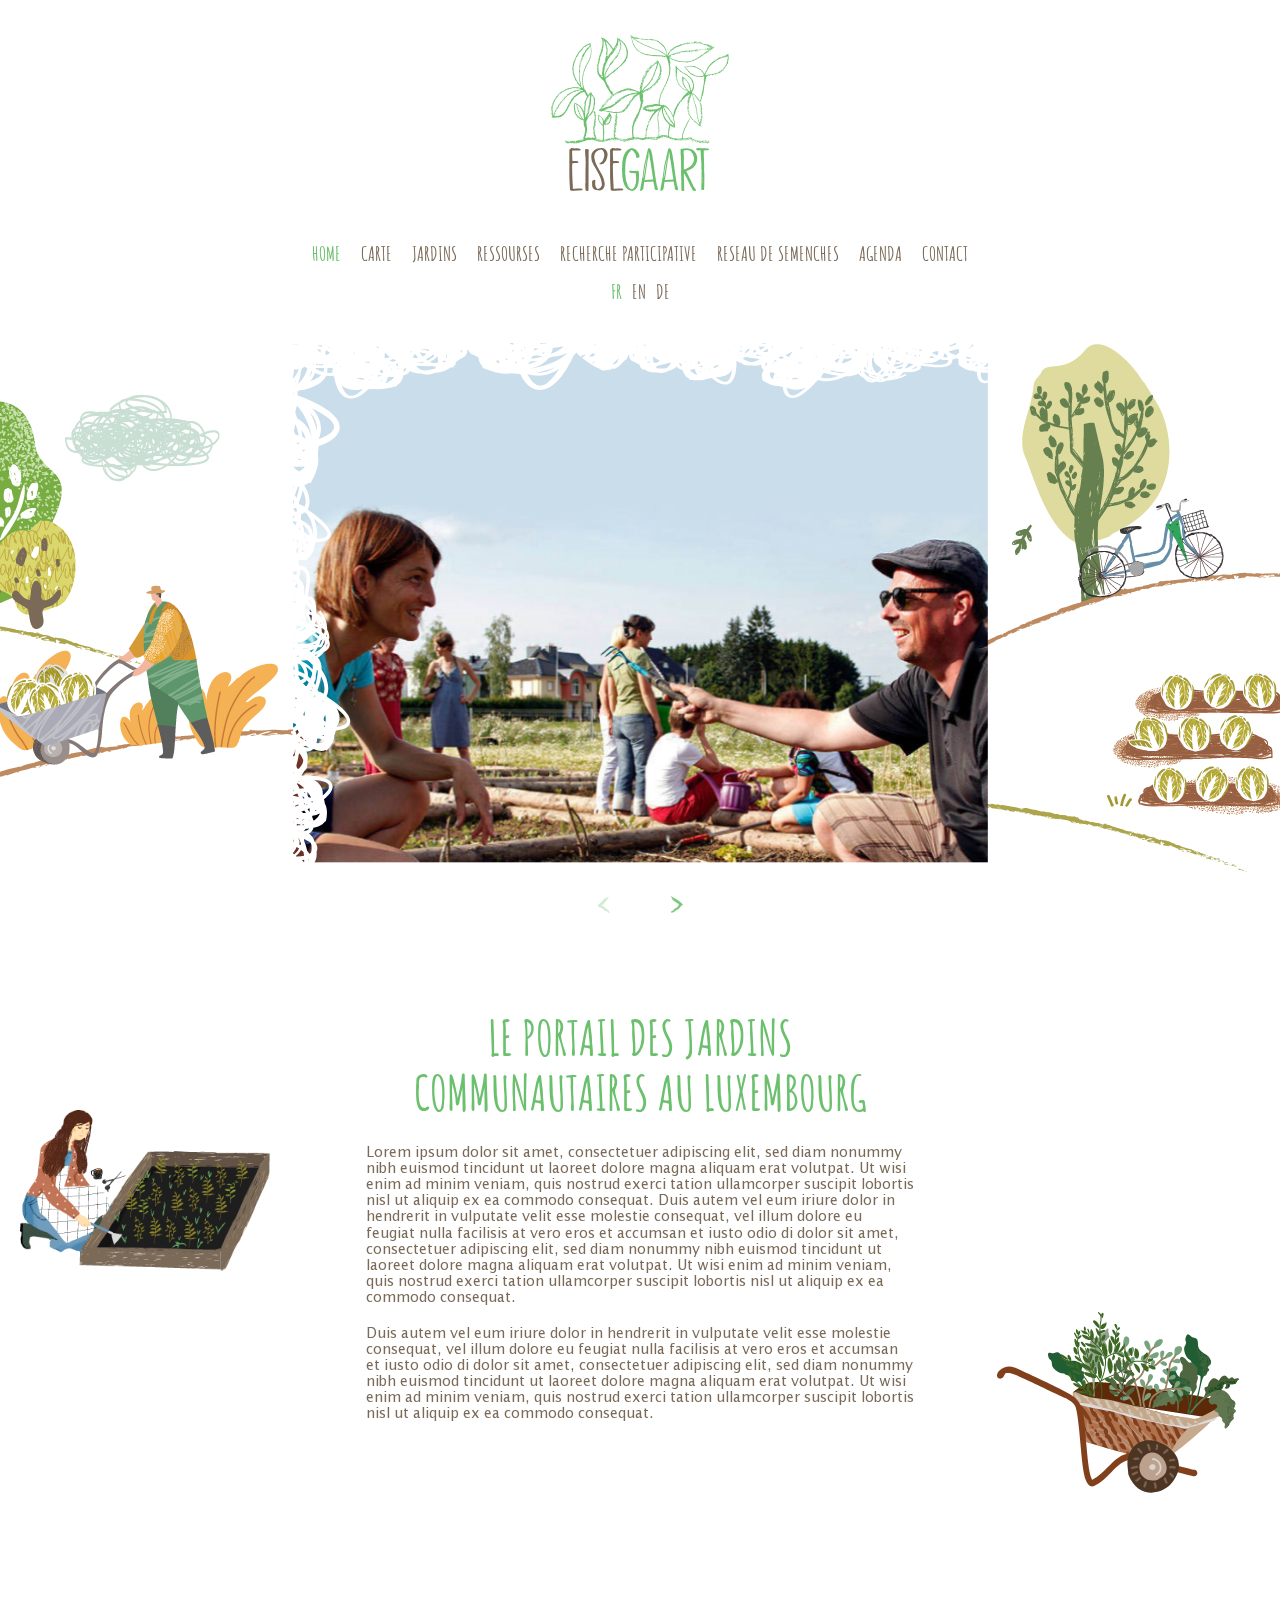
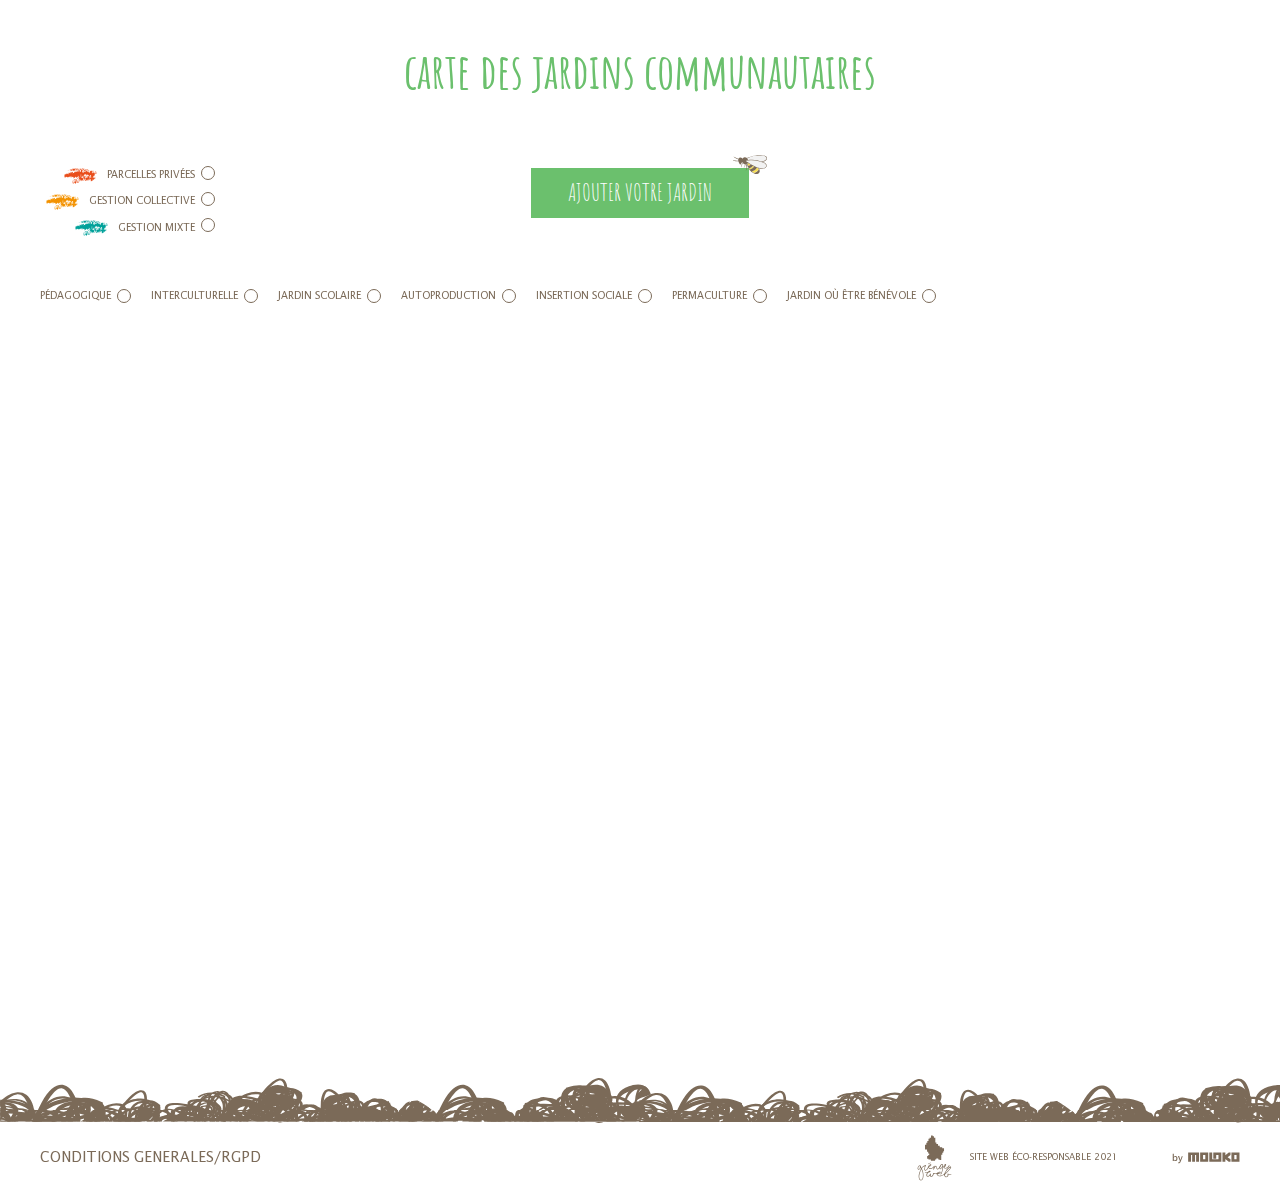
<file: index.html>
<!DOCTYPE html>

<html>
<head>
	<meta charset="UTF-8">
	<meta name="authoring-tool" content="Adobe_Animate_CC">
	<meta charset="UTF-8" name="viewport" content="width=device-width,initial-scale=1"/>
    <title>Verstka</title>
    <link rel="shortcut icon" href="../img/favicon.ico" type="image/x-icon"/>

	<link rel="stylesheet" href="https://unpkg.com/swiper/swiper-bundle.min.css" />
    <link rel="stylesheet" href="css/style.css" type="text/css" media="all"/>
	
</head>

<body>

	<header>
		<div class="container">
			<div class="head-wrap">
				<div class="logo">
					<a href="index.html">
						<img src="img/main/logo.svg" alt="">
					</a>
				</div>

				<nav>
					<a href="#" class="mobile-button"><span class="line"></span></a>
					<ul>
						<a href="#" class="close-menu"><img src="img/form/close.svg" alt=""></a>
						<li><a class="active" href="index.html">home</a></li>
						<li><a href="carte.html">carte</a></li>
						<li><a href="jardins.html">jardins</a></li>
						<li><a href="ressources.html">ressourses</a></li>
						<li><a href="recherche.html">recherche participative</a></li>
						<li><a href="reseau.html">reseau de semenches</a></li>
						<li><a href="agenda.html">agenda</a></li>
						<li><a href="contact.html">contact</a></li>
					</ul>
				</nav>

				<div class="langs">
					<ul>
						<li class="current-lang">FR</li>
						<li>EN</li>
						<li>DE</li>
					</ul>
				</div>
			</div>


		</div>
	</header>

	<section class="section-slider">

		<img class='img-head-mob' src="img/main/s1-mob-img.png" alt="">

		<div id="animation_container" >
			<div class="left-part">	
				<img class='bg1' src="img/main/slider-bg/home-1.jpg" alt="">
				<img class='bg2' src="img/main/slider-bg/home-2.png" alt="">
			</div>
			<div class="right-part">
				<img class='bg3' src="img/main/slider-bg/home-3.jpg" alt="">
				<img class='bg4' src="img/main/slider-bg/home-4.jpg" alt="">
			</div>
		</div>

		<div class="container">
			<div class="slider-wrap">
				<div class="slider-main-page swiper-container">
					<div class="swiper-wrapper">
						<a href="#" class="swiper-slide">
							<img class='slide-img' src="img/slide/slide.png" alt="">
						</a>
						<a href="#" class="swiper-slide">
							<img class='slide-img' src="img/slide/slide.png" alt="">
						</a>
						<a href="#" class="swiper-slide">
							<img class='slide-img' src="img/slide/slide.png" alt="">
						</a>
						<a href="#" class="swiper-slide">
							<img class='slide-img' src="img/slide/slide.png" alt="">
						</a>
					</div>
				</div>
				<div class="arrows">
					<div class="swiper-button-prev">
						<img src="img/slide/left-slider-arrow.svg" alt="">
					</div>
					<div class="swiper-button-next">
						<img src="img/slide/right-slider-arrow.svg" alt="">
					</div>
				</div>
			</div>
		</div>
	</section>

	<section class="section-portal">
		<div class="container">
			<div class="portal-container">
				<img class='portal-girl' src="img/main/s2-img1.png" alt="">
				<div class="portal-block">
					<h3 class="s-title">
						LE PORTAIL DES JARDINS COMMUNAUTAIRES
						AU LUXEMBOURG
					</h3>
					<p>
						Lorem ipsum dolor sit amet, consectetuer adipiscing elit, sed diam nonummy nibh euismod tincidunt ut laoreet dolore magna aliquam erat volutpat. Ut wisi enim ad minim veniam, quis nostrud exerci tation ullamcorper suscipit lobortis nisl ut aliquip ex ea commodo consequat. Duis autem vel eum iriure dolor in hendrerit in vulputate velit esse molestie consequat, vel illum dolore eu feugiat nulla facilisis at vero eros et accumsan et iusto odio di dolor sit amet, consectetuer adipiscing elit, sed diam nonummy nibh euismod tincidunt ut laoreet dolore magna aliquam erat volutpat. Ut wisi enim ad minim veniam, quis nostrud exerci tation ullamcorper suscipit lobortis nisl ut aliquip ex ea commodo consequat. 
					</p>
					<p>
						Duis autem vel eum iriure dolor in hendrerit in vulputate velit esse molestie consequat, vel illum dolore eu feugiat nulla facilisis at vero eros et accumsan et iusto odio di dolor sit amet, consectetuer adipiscing elit, sed diam nonummy nibh euismod tincidunt ut laoreet dolore magna aliquam erat volutpat. Ut wisi enim ad minim veniam, quis nostrud exerci tation ullamcorper suscipit lobortis nisl ut aliquip ex ea commodo consequat.
					</p>
				</div>
				<img class='portal-tachka' src="img/main/s2-img2.png" alt="">
			</div>
		</div>
	</section>
	
	<section class="section-map">
		<div class="container">
			<h3 class="s-title">
				carte des jardins communautaires
			</h3>

			<form class="d-flex d-column" action="">
				<div class="top-checkboxes d-flex ">
					<div class="place-checkbox">
						<div class="form-field">
							<input id="place-1" type="radio" name='place-checkbox'>
							<label for="place-1">
								<img class='place-img' src="img/main/red.svg" alt="">
								PARCELLES PRIVÉES
							</label>
						</div>
						<div class="form-field">
							<input id="place-2" type="radio" name='place-checkbox'>
							<label for="place-2">
								<img class='place-img' src="img/main/orange.svg" alt="">
								GESTION COLLECTIVE
							</label>
						</div>
						<div class="form-field">
							<input id="place-3" type="radio" name='place-checkbox'>
							<label for="place-3">
								<img class='place-img' src="img/main/green.svg" alt="">
								GESTION MIXTE
							</label>
						</div>
					</div>
					<div class="button-wrap">
						<buttom class='button contact-form'>AJOUTER VOTRE JARDIN <img class="bee" src="img/bee.svg" alt="bee"></buttom>
					</div>
				</div>
				<div class="bottom-checkboxes d-flex left-align">
					<div class="form-field">
						<input id="char-1" type="radio" name='char-checkbox'>
						<label for="char-1">
							
							PÉDAGOGIQUE
						</label>
					</div>
					<div class="form-field">
						<input id="char-2" type="radio" name='char-checkbox'>
						<label for="char-2">
							
							INTERCULTURELLE
						</label>
					</div>
					<div class="form-field">
						<input id="char-3" type="radio" name='char-checkbox'>
						<label for="char-3">
							
							JARDIN SCOLAIRE
						</label>
					</div>
					<div class="form-field">
						<input id="char-4" type="radio" name='char-checkbox'>
						<label for="char-4">
							
							AUTOPRODUCTION
						</label>
					</div>
					<div class="form-field">
						<input id="char-5" type="radio" name='char-checkbox'>
						<label for="char-5">
							
							INSERTION SOCIALE
						</label>
					</div>
					<div class="form-field">
						<input id="char-6" type="radio" name='char-checkbox'>
						<label for="char-6">
						
							PERMACULTURE
						</label>
					</div>
					<div class="form-field">
						<input id="char-7" type="radio" name='char-checkbox'>
						<label for="char-7">
						
							JARDIN OÙ ÊTRE BÉNÉVOLE
						</label>
					</div>
				</div>

				<div class="popup-form">
				
					<div class="container">
							<a class="close-form">
								<img src="img/form/close.svg" alt="close">
							</a>
						<div class="form-container">
		

							<h2>
								<img src="img/form/lists.svg" alt="">
								AJOUTER VOTRE JARDIN
							</h2>


							<div class="form-field">
								<div class="form-field__label">
									Nom du jardin: 
								</div>
								<div class="form-field__input">
									<input type="text">
								</div>
							</div>

							<div class="form-field">
								<div class="form-field__label">
									Adresse: 
								</div>
								<div class="form-field__input">
									<input type="text">
								</div>
							</div>

							<div class="form-field">
								<div class="form-field__label">
									Code postal:
								</div>
								<div class="form-field__input">
									<input type="text">
								</div>
							</div>

							<div class="form-field">
								<div class="form-field__label">
									Localité/ville:
								</div>
								<div class="form-field__input">
									<input type="text">
								</div>
							</div>

							<div class="form-field">
								<div class="form-field__label">
									Type de jardin:
								</div>
								<div class="form-field__input">

									<div class="radio-button">
										<input name='type-checkbox' id='type-1' type="radio">
										<label name='type-checkbox' for="type-1">		Parcelles privées</label>
									</div>
									<div class="radio-button">
										<input name='type-checkbox' id='type-2' type="radio">
										<label name='type-checkbox' for="type-2">Gestion collective</label>
									</div>
									<div class="radio-button">
										<input name='type-checkbox' id='type-3' type="radio">
										<label name='type-checkbox' for="type-3">Gestion mixte (collective et privée)</label>
									</div>
							
								</div>
							</div>

							<div class="form-field">
								<div class="form-field__label">
									Initiateurs du jardin:
								</div>
								<div class="form-field__input">
									<input type="text">
								</div>
							</div>

							<div class="form-field">
								<div class="form-field__label">
									Propriété du terrain:
								</div>
								<div class="form-field__input">
									<input type="text">
								</div>
							</div>

							<div class="form-field">
								<div class="form-field__label">
									Fonctions du jardin:
								</div>
								<div class="form-field__input">

									<div class="radio-button">
										<input name='func-checkbox' id='func-1' type="radio">
										<label name='func-checkbox' for="func-1">Pédagogique</label>
									</div>
									<div class="radio-button">
										<input name='func-checkbox' id='func-2' type="radio">
										<label name='func-checkbox' for="func-2">Interculturelle
										</label>
									</div>
									<div class="radio-button">
										<input name='func-checkbox' id='func-3' type="radio">
										<label name='func-checkbox' for="func-3">Jardin scolaire</label>
									</div>
									<div class="radio-button">
										<input name='func-checkbox' id='func-4' type="radio">
										<label name='func-checkbox' for="func-4">Autoproduction</label>
									</div>
									<div class="radio-button">
										<input name='func-checkbox' id='func-5' type="radio">
										<label name='func-checkbox' for="func-5">Insertion sociale</label>
									</div>
									<div class="radio-button">
										<input name='func-checkbox' id='func-6' type="radio">
										<label name='func-checkbox' for="func-6">Permaculture</label>
									</div>
									<div class="radio-button">
										<input name='func-checkbox' id='func-7' type="radio">
										<label name='func-checkbox' for="func-7">jardin où être bénévole</label>
									</div>
									<div class="radio-button">
										<input name='func-checkbox' id='func-8' type="radio">
										<label name='func-checkbox' for="func-8">Autres</label>
									</div>
							
								</div>
							</div>

							<div class="form-field">
								<div class="form-field__label">
									Description du fonctionnement 
									du jardin:  
									<p>compost privé ou commun,
										rotation annuelle des parcelles entre
										les personnes, prise de décisions...)</p>
								</div>
								<div class="form-field__input">
									<textarea name="" id="" ></textarea>
								</div>
							</div>

							<div class="form-field">
								<div class="form-field__label">
									Conditions d'accès:
								</div>
								<div class="form-field__input">
									<div class="radio-button">
										<input name='cond-checkbox' id='cond-1' type="radio">
										<label name='cond-checkbox' for="cond-1">Inscription sur liste</label>
									</div>
									<div class="radio-button">
										<input name='cond-checkbox' id='cond-2' type="radio">
										<label name='cond-checkbox' for="cond-2">Pas de liste d'attente</label>
									</div>
									<div class="radio-button">
										<input name='cond-checkbox' id='cond-3' type="radio">
										<label name='cond-checkbox' for="cond-3">Accès soumis à autorisation</label>
									</div>
									<div class="radio-button">
										<input name='cond-checkbox' id='cond-4' type="radio">
										<label name='cond-checkbox' for="cond-4">Autre (si conditions d'accès autre, merci d'indiquer laquelle)</label>
									</div>
								</div>
							</div>

							<div class="form-field">
								<div class="form-field__label">
									La participation au jardin
est-elle conditionnée
au paiement d'une cotisation?
								</div>
								<div class="form-field__input">

									<div class="radio-button">
										<input name='part-checkbox' id='part-1' type="radio">
										<label name='part-checkbox' for="part-1">Oui</label>
									</div>
									<div class="radio-button">
										<input name='part-checkbox' id='part-2' type="radio">
										<label name='part-checkbox' for="part-2">Non</label>
									</div>
								</div>
							</div>

							<div class="form-field">
								<div class="form-field__label">
									Nom:
								</div>
								<div class="form-field__input">
									<input type="text">
								</div>
							</div>
							<div class="form-field">
								<div class="form-field__label">
									Prenom
								</div>
								<div class="form-field__input">
									<input type="text">
								</div>
							</div>
							<div class="form-field">
								<div class="form-field__label">
									Email:
								</div>
								<div class="form-field__input">
									<input type="text">
								</div>
							</div>
							<div class="form-field">
								<div class="form-field__label">
									Téléphone:
								</div>
								<div class="form-field__input">
									<input type="text">
								</div>
							</div>
							<div class="form-field">
								<div class="form-field__label">
									Site web:
								</div>
								<div class="form-field__input">
									<input type="text">
								</div>
							</div>
							<div class="form-field">
								<div class="form-field__label">
									Lien Facebook:
								</div>
								<div class="form-field__input">
									<input type="text">
								</div>
							</div>
							<div class="form-field">
								<div class="form-field__label">
									Photos de votre jardin:
								</div>
								<div class="form-field__input">
									<input type="file" id="file_input" onchange="javascript:updateList()" accept=".jpg, .jpeg, .png, .pdf" multiple>
									<div id="fileList"></div>
								</div>
							</div>


							<div class="form-field">
								<div class="form-field__label">
								
								</div>
								<div class="form-field__input">
									<button type='submit' class="button">
										ENVOIER
									</button>
								</div>
							</div>
						
						</div>
					</div>
				</div>
			</form>
			<iframe id="map" src='https://map.geoportail.lu/theme/main?lang=fr&version=3&zoom=13&X=675806&Y=6408373&rotation=0&layers=&opacities=&bgLayer=basemap_2015_global&embedded=true'height="540" width="100%" frameborder='0' style='border:0'></iframe>
			
		</div>
	</section>
	
<footer>
	<div class="container">
		<div class="foot-wrap">
			<div class="foot-wrap__left">
				<a href="#" target="_blank">CONDITIONS GENERALES/RGPD</a>
			</div>
			<div class="foot-wrap__right">
				<a class='grenge-link' href="#" target="_blank">
					<img src="img/foot/grenge.svg" alt="">
					SITE WEB ÉCO-RESPONSABLE  2021
				</a>
				<a class='moloko-link' href="#"  target="_blank">
					<img src="img/foot/moloko.svg" alt="">
				</a>
			</div>
		</div>
	</div>
</footer>

<script src='js/jquery.min.js'></script>
<script src="https://unpkg.com/swiper/swiper-bundle.min.js"></script>
<script src='js/common.js'></script> 
<script src='js/popup.js'></script> 
<script src='js/slider.js'></script> 
</body>
</html>
</file>
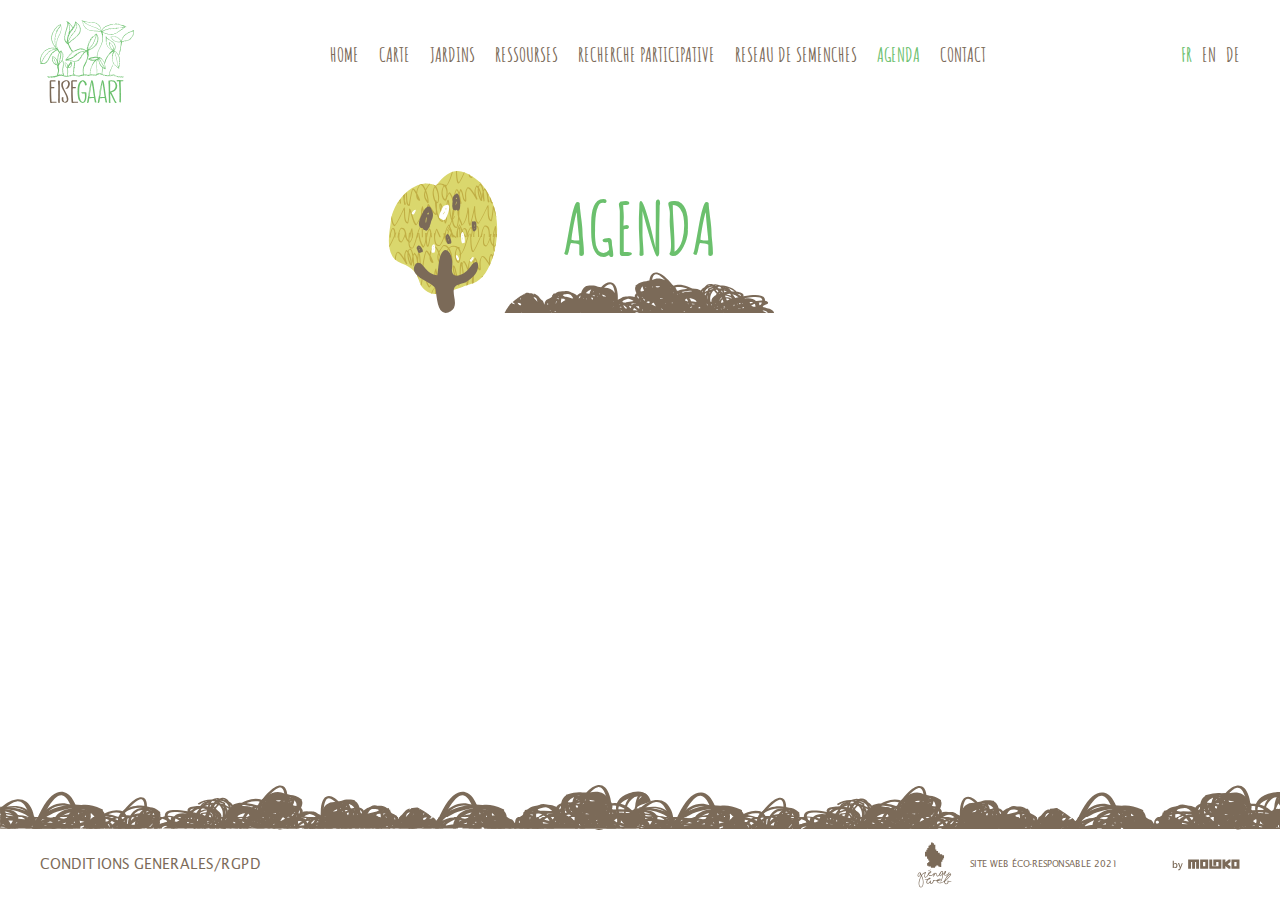
<file: agenda.html>
<!DOCTYPE html>
<!--
	NOTES:
	1. All tokens are represented by '$' sign in the template.
	2. You can write your code only wherever mentioned.
	3. All occurrences of existing tokens will be replaced by their appropriate values.
	4. Blank lines will be removed automatically.
	5. Remove unnecessary comments before creating your template.
-->
<html>
<head>
	<meta charset="UTF-8">
	<meta name="authoring-tool" content="Adobe_Animate_CC">
	<meta charset="UTF-8" name="viewport" content="width=device-width,initial-scale=1"/>
    <title>Agenda</title>
    <link rel="shortcut icon" href="../img/favicon.ico" type="image/x-icon"/>

	<link rel="stylesheet" href="https://unpkg.com/swiper/swiper-bundle.min.css" />
    <link rel="stylesheet" href="css/style.css" type="text/css" media="all"/>
	
<!-- write your code here -->
</head>
<body >

	<header class="custom-header">
		<div class="container">
			<div class="head-wrap">
				<div class="logo">
					<a href="index.html">
						<img src="img/main/logo.svg" alt="">
					</a>
				</div>

				<nav>
					<a href="#" class="mobile-button"><span class="line"></span></a>
					<ul>
						<a href="#" class="close-menu"><img src="img/form/close.svg" alt=""></a>
						<li><a href="index.html">home</a></li>
						<li><a href="carte.html">carte</a></li>
						<li><a href="jardins.html">jardins</a></li>
						<li><a href="ressources.html">ressourses</a></li>
						<li><a href="recherche.html">recherche participative</a></li>
						<li><a href="reseau.html">reseau de semenches</a></li>
						<li><a class="active" href="agenda.html">agenda</a></li>
						<li><a href="contact.html">contact</a></li>
					</ul>
				</nav>

				<div class="langs">
					<ul>
						<li class="current-lang">FR</li>
						<li>EN</li>
						<li>DE</li>
					</ul>
				</div>
			</div>


		</div>
	</header>

	<section class="agenda-page">
		<div class="container">
			<div class="jardin-title">
				<h1 class="s-title">
					<img src="img/agenda/tree agenda.svg" alt="res">
					AGENDA
				</h1>
				<img src="img/jardin/under-title.svg" alt="">
			</div>
		</div>
	</section>

	<footer>
		<div class="container">
			<div class="foot-wrap">
				<div class="foot-wrap__left">
					<a href="#" target="_blank">CONDITIONS GENERALES/RGPD</a>
				</div>
				<div class="foot-wrap__right">
					<a class='grenge-link' href="#" target="_blank">
						<img src="img/foot/grenge.svg" alt="">
						SITE WEB ÉCO-RESPONSABLE  2021
					</a>
					<a class='moloko-link' href="#"  target="_blank">
						<img src="img/foot/moloko.svg" alt="">
					</a>
				</div>
			</div>
		</div>
	</footer>

<script src='js/jquery.min.js'></script>
<script src="https://unpkg.com/swiper/swiper-bundle.min.js"></script>
<script src='js/common.js'></script> 
<script src='js/popup.js'></script> 
<script src='js/slider.js'></script> 

</body>
</html>
</file>
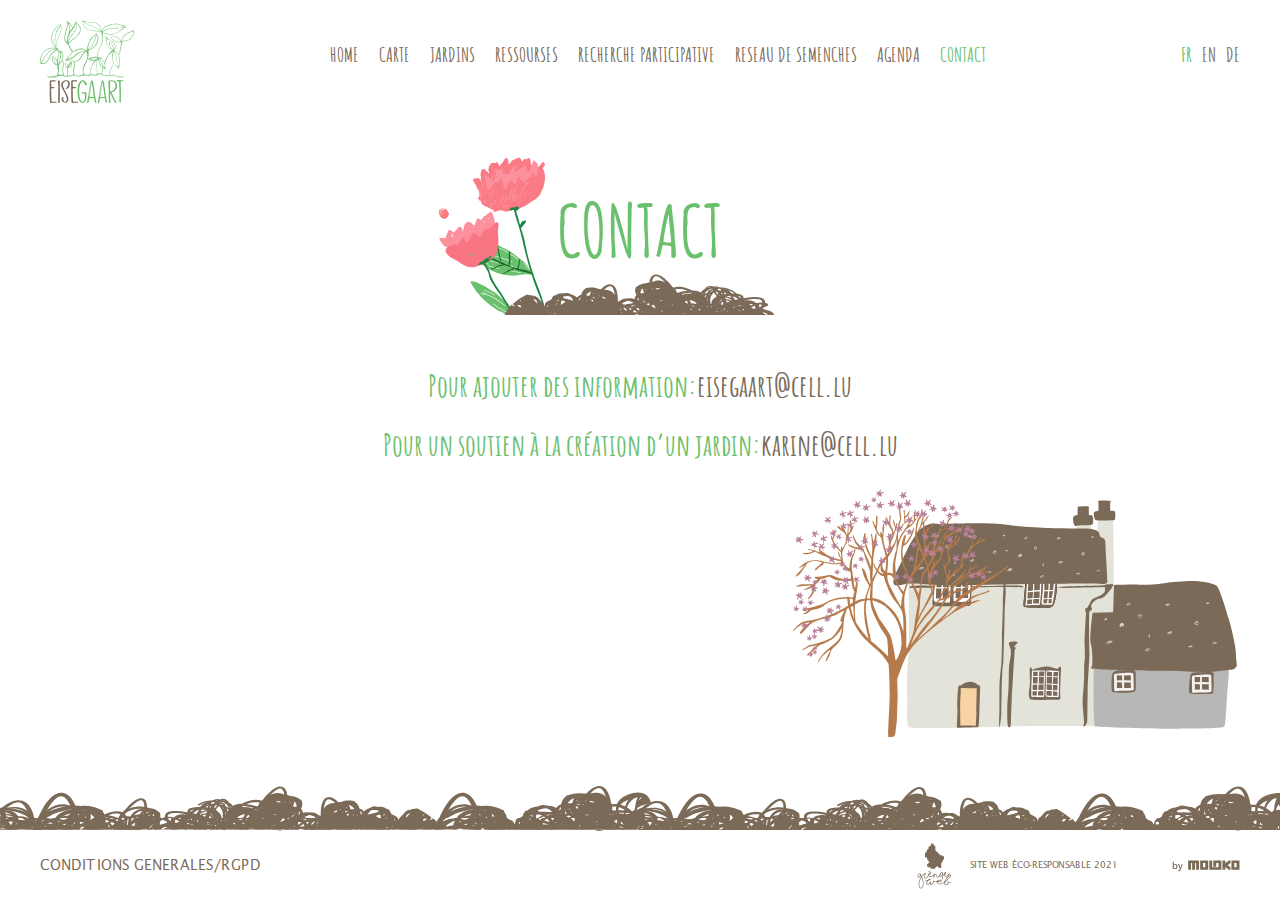
<file: contact.html>
<!DOCTYPE html>
<!--
	NOTES:
	1. All tokens are represented by '$' sign in the template.
	2. You can write your code only wherever mentioned.
	3. All occurrences of existing tokens will be replaced by their appropriate values.
	4. Blank lines will be removed automatically.
	5. Remove unnecessary comments before creating your template.
-->
<html>
<head>
	<meta charset="UTF-8">
	<meta name="authoring-tool" content="Adobe_Animate_CC">
	<meta charset="UTF-8" name="viewport" content="width=device-width,initial-scale=1"/>
    <title>Agenda</title>
    <link rel="shortcut icon" href="../img/favicon.ico" type="image/x-icon"/>

	<link rel="stylesheet" href="https://unpkg.com/swiper/swiper-bundle.min.css" />
    <link rel="stylesheet" href="css/style.css" type="text/css" media="all"/>
	
<!-- write your code here -->
</head>
<body >

	<header class="custom-header">
		<div class="container">
			<div class="head-wrap">
				<div class="logo">
					<a href="index.html">
						<img src="img/main/logo.svg" alt="">
					</a>
				</div>

				<nav>
					<a href="#" class="mobile-button"><span class="line"></span></a>
					<ul>
						<a href="#" class="close-menu"><img src="img/form/close.svg" alt=""></a>
						<li><a href="index.html">home</a></li>
						<li><a href="carte.html">carte</a></li>
						<li><a href="jardins.html">jardins</a></li>
						<li><a href="ressources.html">ressourses</a></li>
						<li><a href="recherche.html">recherche participative</a></li>
						<li><a href="reseau.html">reseau de semenches</a></li>
						<li><a href="agenda.html">agenda</a></li>
						<li><a class="active" href="contact.html">contact</a></li>
					</ul>
				</nav>

				<div class="langs">
					<ul>
						<li class="current-lang">FR</li>
						<li>EN</li>
						<li>DE</li>
					</ul>
				</div>
			</div>


		</div>
	</header>

	<div class="wrapper-height">
		<section class="contact-page">
			<div class="container">
				<div class="jardin-title">
					<h1 class="s-title">
						<img src="img/contact/flowers contact.svg" alt="res">
						CONTACT
					</h1>
					<img src="img/jardin/under-title.svg" alt="">
				</div>
			</div>
		</section>

		<section class="contact-links">
			<div class="container">
				<p class='green-note'><span>Pour ajouter des information:</span><a href="mailto:eisegaart@cell.lu">eisegaart@cell.lu</a></p>
				<p class='green-note'><span>Pour un soutien à la création d’un jardin:</span><a href="mailto:karine@cell.lu">karine@cell.lu</a></p>
			
				<div class="img-wrap">
					<img src="img/contact/contact IMG.svg" alt="">
				</div>
			</div>
		</section>
	</div>

	<footer>
		<div class="container">
			<div class="foot-wrap">
				<div class="foot-wrap__left">
					<a href="#" target="_blank">CONDITIONS GENERALES/RGPD</a>
				</div>
				<div class="foot-wrap__right">
					<a class='grenge-link' href="#" target="_blank">
						<img src="img/foot/grenge.svg" alt="">
						SITE WEB ÉCO-RESPONSABLE  2021
					</a>
					<a class='moloko-link' href="#"  target="_blank">
						<img src="img/foot/moloko.svg" alt="">
					</a>
				</div>
			</div>
		</div>
	</footer>

<script src='js/jquery.min.js'></script>
<script src="https://unpkg.com/swiper/swiper-bundle.min.js"></script>
<script src='js/common.js'></script> 
<script src='js/popup.js'></script> 
<script src='js/slider.js'></script> 

</body>
</html>
</file>
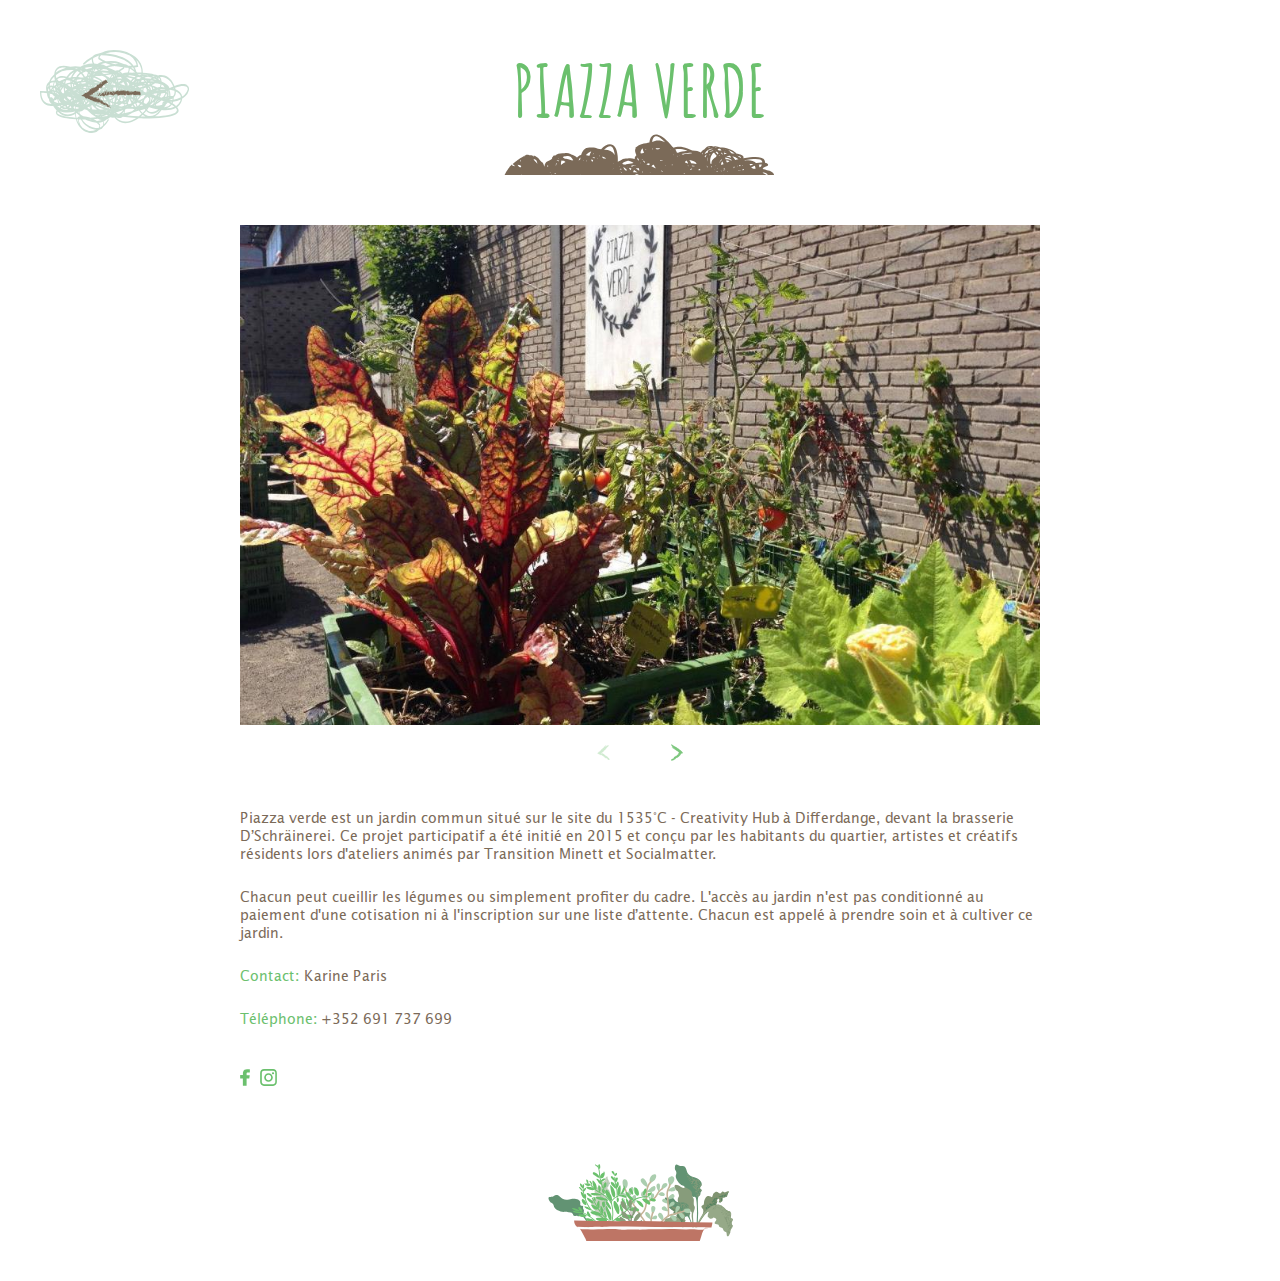
<file: jardin-single.html>
<!DOCTYPE html>
<!--
	NOTES:
	1. All tokens are represented by '$' sign in the template.
	2. You can write your code only wherever mentioned.
	3. All occurrences of existing tokens will be replaced by their appropriate values.
	4. Blank lines will be removed automatically.
	5. Remove unnecessary comments before creating your template.
-->
<html>
<head>
	<meta charset="UTF-8">
	<meta name="authoring-tool" content="Adobe_Animate_CC">
	<meta charset="UTF-8" name="viewport" content="width=device-width,initial-scale=1"/>
    <title>Jardin single</title>
    <link rel="shortcut icon" href="../img/favicon.ico" type="image/x-icon"/>

	<link rel="stylesheet" href="https://unpkg.com/swiper/swiper-bundle.min.css" />
    <link rel="stylesheet" href="css/style.css" type="text/css" media="all"/>
	
<!-- write your code here -->
</head>
<body >

	<!-- <header class="custom-header">
		<div class="container">
			<div class="head-wrap">
				<div class="logo">
					<a href="index.html">
						<img src="img/main/logo.svg" alt="">
					</a>
				</div>

				<nav>
					<a href="#" class="mobile-button"><span class="line"></span></a>
					<ul>
						<a href="#" class="close-menu"><img src="img/form/close.svg" alt=""></a>
						<li><a href="index.html">home</a></li>
						<li><a href="carte.html">carte</a></li>
						<li><a class="active" href="jardins.html">jardins</a></li>
						<li><a href="ressources.html">ressourses</a></li>
						<li><a href="recherche.html">recherche participative</a></li>
						<li><a href="reseau.html">reseau de semenches</a></li>
						<li><a href="agenda.html">agenda</a></li>
						<li><a href="contact.html">contact</a></li>
					</ul>
				</nav>

				<div class="langs">
					<ul>
						<li class="current-lang">FR</li>
						<li>EN</li>
						<li>DE</li>
					</ul>
				</div>
			</div>


		</div>
	</header> -->

	<section class="section-more-jardin">
		<div class="container">


			<div class="more-jardin-info">
				<a class="button-back" href="jardins.html">
					<img src="img/back.svg" alt="">
				</a>

				<div class="content-container">
					<div class="jardin-title">
						<h1 class="s-title">
							PIAZZA VERDE
						</h1>
						<img src="img/jardin/under-title.svg" alt="">
					</div>

					<div class="slider-wrap">
						<div class="jardin-slider swiper-container">
							<div class="swiper-wrapper">
								<div class="swiper-slide">
									<img src="img/jardin-slide/slide-jardin.png" alt="">
								</div>
								<div class="swiper-slide">
									<img src="img/jardin-slide/slide-jardin.png" alt="">
								</div>
								<div class="swiper-slide">
									<img src="img/jardin-slide/slide-jardin.png" alt="">
								</div>
								<div class="swiper-slide">
									<img src="img/jardin-slide/slide-jardin.png" alt="">
								</div>
							</div>
						</div>
						<div class="arrows">
							<div class="swiper-button-prev">
								<img src="img/slide/left-slider-arrow.svg" alt="">
							</div>
							<div class="swiper-button-next">
								<img src="img/slide/right-slider-arrow.svg" alt="">
							</div>
						</div>
					</div>

					<div class="more-jardin-info">
						<p>Piazza verde est un jardin commun situé sur le site du 1535°C - Creativity Hub à Differdange, devant la brasserie D’Schräinerei. Ce projet participatif a été initié en 2015 et conçu par les habitants du quartier, artistes et créatifs résidents lors d'ateliers animés par Transition Minett et Socialmatter.</p>
						<p>Chacun peut cueillir les légumes ou simplement profiter du cadre. L'accès au jardin n'est pas conditionné au paiement d'une cotisation ni à l'inscription sur une liste d’attente. Chacun est appelé à prendre soin et à cultiver ce jardin.</p>
						<p><span class='green-note'>Contact:</span> Karine Paris</p>
						<p><span class='green-note'>Téléphone:</span><a href="tel:+352 691 737 699"> +352 691 737 699</a></p>
					</div>
					<div class="soc-block">
						<a href="#">
							<img src="img/jardin/facebook.svg" alt="">
						</a>
						<a href="#">
							<img src="img/jardin/instagram.svg" alt="">
						</a>
					</div>


					<div class="bot-img-wrap">
						<img src="img/jardin/flowers2.svg" alt="">
					</div>
				</div>
			</div>
		</div>
	</section>

	<!-- <footer>
		<div class="container">
			<div class="foot-wrap">
				<div class="foot-wrap__left">
					<a href="#" target="_blank">CONDITIONS GENERALES/RGPD</a>
				</div>
				<div class="foot-wrap__right">
					<a class='grenge-link' href="#" target="_blank">
						<img src="img/foot/grenge.svg" alt="">
						SITE WEB ÉCO-RESPONSABLE  2021
					</a>
					<a class='moloko-link' href="#"  target="_blank">
						<img src="img/foot/moloko.svg" alt="">
					</a>
				</div>
			</div>
		</div>
	</footer> -->

<script src='js/jquery.min.js'></script>
<script src="https://unpkg.com/swiper/swiper-bundle.min.js"></script>
<script src='js/common.js'></script> 
<script src='js/popup.js'></script> 
<script src='js/slider.js'></script> 

</body>
</html>
</file>
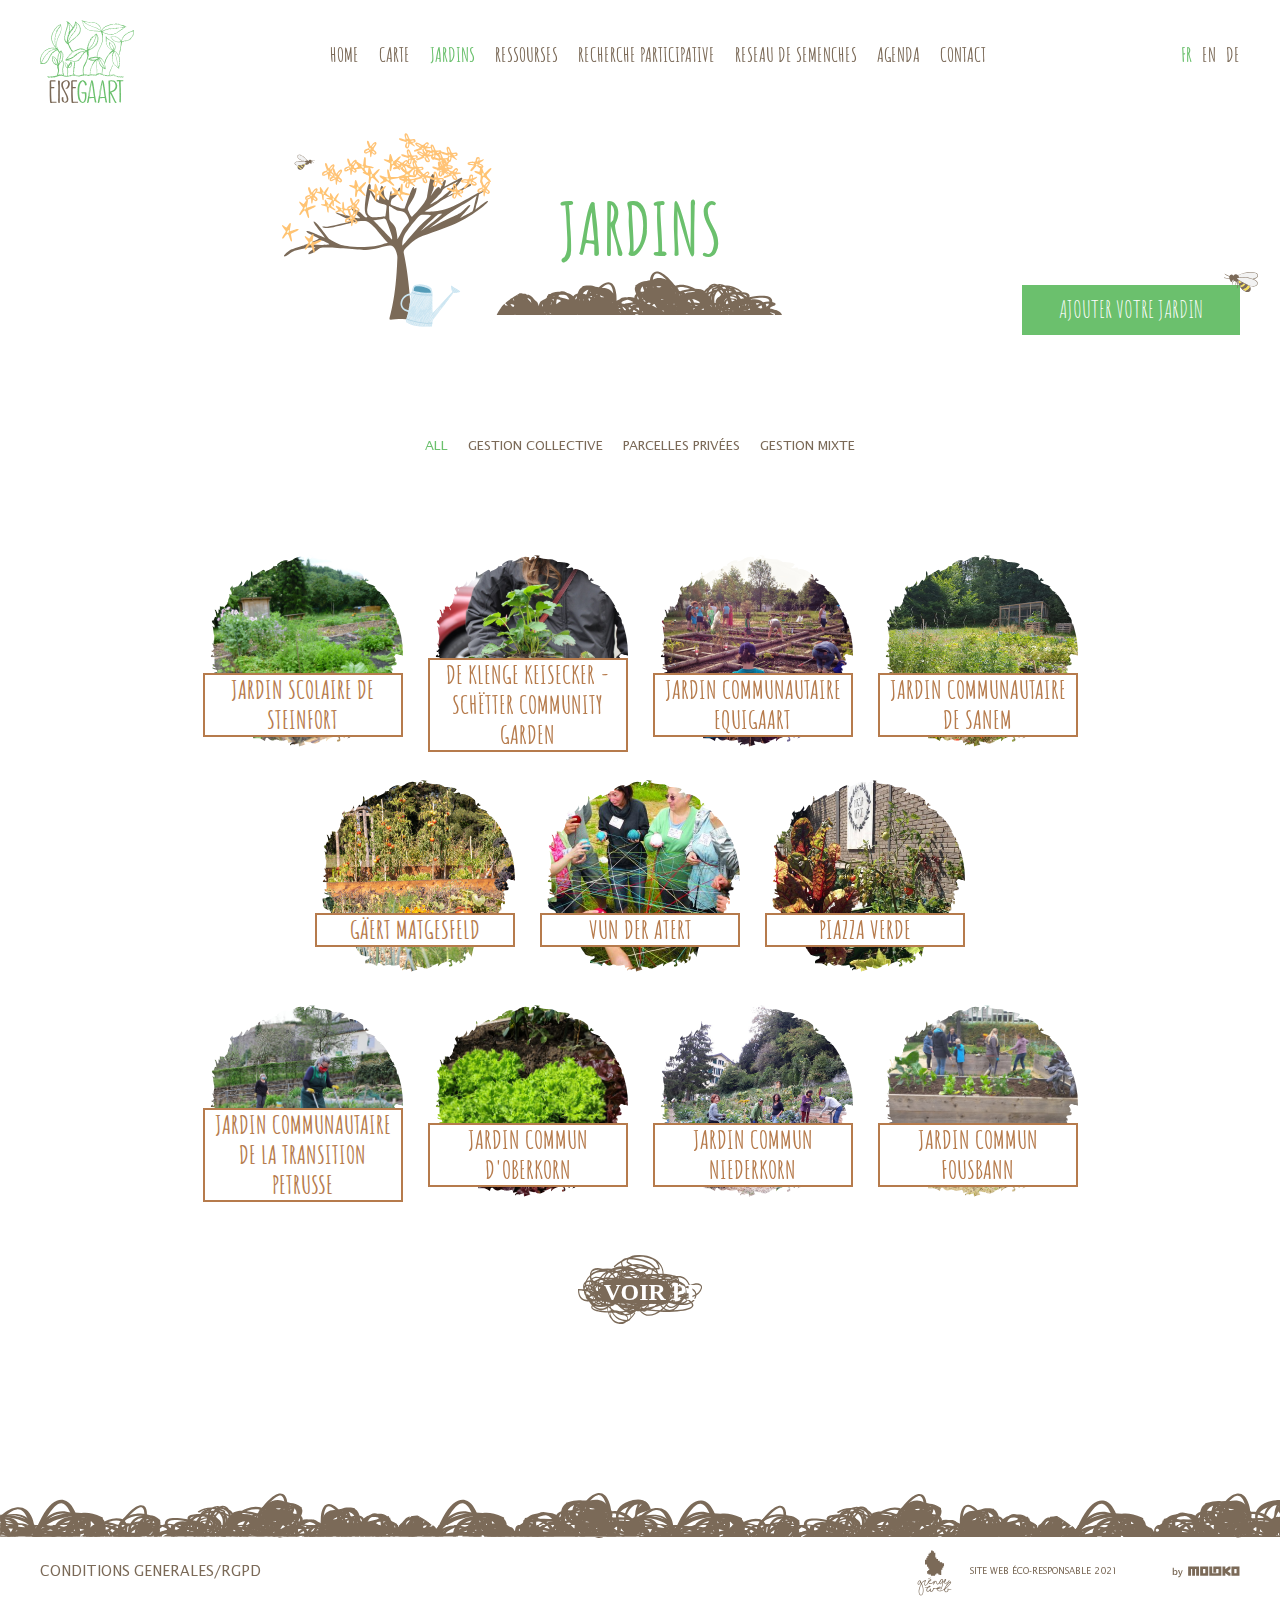
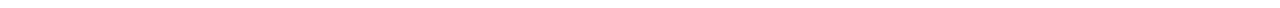
<file: jardins.html>
<!DOCTYPE html>
<!--
	NOTES:
	1. All tokens are represented by '$' sign in the template.
	2. You can write your code only wherever mentioned.
	3. All occurrences of existing tokens will be replaced by their appropriate values.
	4. Blank lines will be removed automatically.
	5. Remove unnecessary comments before creating your template.
-->
<html>
<head>
	<meta charset="UTF-8">
	<meta name="authoring-tool" content="Adobe_Animate_CC">
	<meta charset="UTF-8" name="viewport" content="width=device-width,initial-scale=1"/>
    <title>Jardins</title>
    <link rel="shortcut icon" href="../img/favicon.ico" type="image/x-icon"/>

	<link rel="stylesheet" href="https://unpkg.com/swiper/swiper-bundle.min.css" />
    <link rel="stylesheet" href="css/style.css" type="text/css" media="all"/>
	
<!-- write your code here -->
</head>
<body >

	<header class="custom-header">
		<div class="container">
			<div class="head-wrap">
				<div class="logo">
					<a href="index.html">
						<img src="img/main/logo.svg" alt="">
					</a>
				</div>

				<nav>
					<a href="#" class="mobile-button"><span class="line"></span></a>
					<ul>
						<a href="#" class="close-menu"><img src="img/form/close.svg" alt=""></a>
						<li><a href="index.html">home</a></li>
						<li><a href="carte.html">carte</a></li>
						<li><a class="active" href="jardins.html">jardins</a></li>
						<li><a href="ressources.html">ressourses</a></li>
						<li><a href="recherche.html">recherche participative</a></li>
						<li><a href="reseau.html">reseau de semenches</a></li>
						<li><a href="agenda.html">agenda</a></li>
						<li><a href="contact.html">contact</a></li>
					</ul>
				</nav>

				<div class="langs">
					<ul>
						<li class="current-lang">FR</li>
						<li>EN</li>
						<li>DE</li>
					</ul>
				</div>
			</div>


		</div>
	</header>

	<section class="section-jardin-title">
		<div class="container">

		<div class="wrap-jardin-title">
			<div class="jardin-title-tree">
				<img src="img/jardin/tree.svg" alt="">
			</div>
			<div class="jardin-title-img">
				<h1 class="s-title">JARDINS</h1>
				<img src="img/jardin/under-title.svg" alt="">
			</div>
			<div class="jardin-title-button">
				<buttom class='button contact-form'>AJOUTER VOTRE JARDIN <img class="bee" src="img/bee.svg" alt="bee"></buttom>
			</div>
			
		</div>
				

		</div>
	</section>

	<section class="section-jardins">
		<div class="container">
			<div class="filter">
				<ul>
					<li class="current-filter"><a href="#">ALL</a></li>
					<li><a href="#">GESTION COLLECTIVE</a></li>
					<li><a href="#">PARCELLES PRIVÉES</a></li>
					<li><a href="#">GESTION MIXTE</a></li>
				</ul>
			</div>


			<div class="wrap-jardins">
				<div class="col-4">		
					<a href="jardin-single.html" target="_blank" class="jardin">
						<div class="jardin__img">
							<img src="img/jardin/1.jpg" alt="">
						</div>
						<div class="jardin__half__block">
						<div class="jardin__text">
							JARDIN SCOLAIRE DE STEINFORT
						</div>
						</div>
					</a>
					<a href="jardin-single.html" target="_blank" class="jardin">
						<div class="jardin__img">
							<img src="img/jardin/2.jpg" alt="">
						</div>
						<div class="jardin__half__block">
							<div class="jardin__text">
								De klenge Keisecker -<br>
								Schëtter community garden
							</div>
						</div>
					</a>
					<a href="jardin-single.html" target="_blank" class="jardin">
						<div class="jardin__img">
							<img src="img/jardin/3.jpg" alt="">
						</div>
						<div class="jardin__half__block">
							<div class="jardin__text">
								Jardin communautaire
								Equigaart
							</div>
						</div>
					</a>
					<a href="jardin-single.html" target="_blank" class="jardin">
						<div class="jardin__img">
							<img src="img/jardin/4.jpg" alt="">
						</div>
						<div class="jardin__half__block">
						<div class="jardin__text">
							JARDIN COMMUNAUTAIRE
							DE SANEM
						</div>
						</div>
					</a>
				</div>
				<div class="col-3">			
					<a href="jardin-single.html" target="_blank" class="jardin">
						<div class="jardin__img">
							<img src="img/jardin/5.jpg" alt="">
						</div>
						<div class="jardin__half__block">
						<div class="jardin__text">
							GÄERT MATGESFELD
						</div>
						</div>
					</a>
					<a href="jardin-single.html" target="_blank" class="jardin">
						<div class="jardin__img">
							<img src="img/jardin/6.jpg" alt="">
						</div>
						<div class="jardin__half__block">
						<div class="jardin__text">
							VUN DER ATERT
						</div>
						</div>
					</a>
					<a href="jardin-single.html" target="_blank" class="jardin">
						<div class="jardin__img">
							<img src="img/jardin/7.jpg" alt="">
						</div>
						<div class="jardin__half__block">
						<div class="jardin__text">
							PIAZZA VERDE
						</div>
						</div>
					</a>
				</div>
				<div class="col-4">
					<a href="jardin-single.html" target="_blank" class="jardin">
						<div class="jardin__img">
							<img src="img/jardin/8.jpg" alt="">
						</div>
						<div class="jardin__half__block">
						<div class="jardin__text">
							JARDIN COMMUNAUTAIRE
		DE LA TRANSITION PETRUSSE
						</div>
						</div>
					</a>
					<a href="jardin-single.html" target="_blank" class="jardin">
						<div class="jardin__img">
							<img src="img/jardin/9.jpg" alt="">
						</div>
						<div class="jardin__half__block">
						<div class="jardin__text">
							JARDIN COMMUN D'OBERKORN
						</div>
						</div>
					</a>
					<a href="jardin-single.html" target="_blank" class="jardin">
						<div class="jardin__img">
							<img src="img/jardin/10.jpg" alt="">
						</div>
						<div class="jardin__half__block">
						<div class="jardin__text">
							JARDIN COMMUN NIEDERKORN

						</div>
						</div>
					</a>
					<a href="jardin-single.html" target="_blank" class="jardin">
						<div class="jardin__img">
							<img src="img/jardin/11.jpg" alt="">
						</div>
						<div class="jardin__half__block">
						<div class="jardin__text">
							JARDIN COMMUN FOUSBANN
						</div>
						</div>
					</a>
				</div>

				<a href="#" class='button-more'><img src="img/jardin/voir-plus.svg" alt=""></a>
			</div>
		</div>
	</section>

	<div class="popup-form">
					
		<div class="container">
				<a class="close-form">
					<img src="img/form/close.svg" alt="close">
				</a>
			<div class="form-container">


				<h2>
					<img src="img/form/lists.svg" alt="">
					AJOUTER VOTRE JARDIN
				</h2>


				<div class="form-field">
					<div class="form-field__label">
						Nom du jardin: 
					</div>
					<div class="form-field__input">
						<input type="text">
					</div>
				</div>

				<div class="form-field">
					<div class="form-field__label">
						Adresse: 
					</div>
					<div class="form-field__input">
						<input type="text">
					</div>
				</div>

				<div class="form-field">
					<div class="form-field__label">
						Code postal:
					</div>
					<div class="form-field__input">
						<input type="text">
					</div>
				</div>

				<div class="form-field">
					<div class="form-field__label">
						Localité/ville:
					</div>
					<div class="form-field__input">
						<input type="text">
					</div>
				</div>

				<div class="form-field">
					<div class="form-field__label">
						Type de jardin:
					</div>
					<div class="form-field__input">

						<div class="radio-button">
							<input name='type-checkbox' id='type-1' type="radio">
							<label name='type-checkbox' for="type-1">		Parcelles privées</label>
						</div>
						<div class="radio-button">
							<input name='type-checkbox' id='type-2' type="radio">
							<label name='type-checkbox' for="type-2">Gestion collective</label>
						</div>
						<div class="radio-button">
							<input name='type-checkbox' id='type-3' type="radio">
							<label name='type-checkbox' for="type-3">Gestion mixte (collective et privée)</label>
						</div>
				
					</div>
				</div>

				<div class="form-field">
					<div class="form-field__label">
						Initiateurs du jardin:
					</div>
					<div class="form-field__input">
						<input type="text">
					</div>
				</div>

				<div class="form-field">
					<div class="form-field__label">
						Propriété du terrain:
					</div>
					<div class="form-field__input">
						<input type="text">
					</div>
				</div>

				<div class="form-field">
					<div class="form-field__label">
						Fonctions du jardin:
					</div>
					<div class="form-field__input">

						<div class="radio-button">
							<input name='func-checkbox' id='func-1' type="radio">
							<label name='func-checkbox' for="func-1">Pédagogique</label>
						</div>
						<div class="radio-button">
							<input name='func-checkbox' id='func-2' type="radio">
							<label name='func-checkbox' for="func-2">Interculturelle
							</label>
						</div>
						<div class="radio-button">
							<input name='func-checkbox' id='func-3' type="radio">
							<label name='func-checkbox' for="func-3">Jardin scolaire</label>
						</div>
						<div class="radio-button">
							<input name='func-checkbox' id='func-4' type="radio">
							<label name='func-checkbox' for="func-4">Autoproduction</label>
						</div>
						<div class="radio-button">
							<input name='func-checkbox' id='func-5' type="radio">
							<label name='func-checkbox' for="func-5">Insertion sociale</label>
						</div>
						<div class="radio-button">
							<input name='func-checkbox' id='func-6' type="radio">
							<label name='func-checkbox' for="func-6">Permaculture</label>
						</div>
						<div class="radio-button">
							<input name='func-checkbox' id='func-7' type="radio">
							<label name='func-checkbox' for="func-7">jardin où être bénévole</label>
						</div>
						<div class="radio-button">
							<input name='func-checkbox' id='func-8' type="radio">
							<label name='func-checkbox' for="func-8">Autres</label>
						</div>
				
					</div>
				</div>

				<div class="form-field">
					<div class="form-field__label">
						Description du fonctionnement 
						du jardin:  
						<p>compost privé ou commun,
							rotation annuelle des parcelles entre
							les personnes, prise de décisions...)</p>
					</div>
					<div class="form-field__input">
						<textarea name="" id="" ></textarea>
					</div>
				</div>

				<div class="form-field">
					<div class="form-field__label">
						Conditions d'accès:
					</div>
					<div class="form-field__input">
						<div class="radio-button">
							<input name='cond-checkbox' id='cond-1' type="radio">
							<label name='cond-checkbox' for="cond-1">Inscription sur liste</label>
						</div>
						<div class="radio-button">
							<input name='cond-checkbox' id='cond-2' type="radio">
							<label name='cond-checkbox' for="cond-2">Pas de liste d'attente</label>
						</div>
						<div class="radio-button">
							<input name='cond-checkbox' id='cond-3' type="radio">
							<label name='cond-checkbox' for="cond-3">Accès soumis à autorisation</label>
						</div>
						<div class="radio-button">
							<input name='cond-checkbox' id='cond-4' type="radio">
							<label name='cond-checkbox' for="cond-4">Autre (si conditions d'accès autre, merci d'indiquer laquelle)</label>
						</div>
					</div>
				</div>

				<div class="form-field">
					<div class="form-field__label">
						La participation au jardin
	est-elle conditionnée
	au paiement d'une cotisation?
					</div>
					<div class="form-field__input">

						<div class="radio-button">
							<input name='part-checkbox' id='part-1' type="radio">
							<label name='part-checkbox' for="part-1">Oui</label>
						</div>
						<div class="radio-button">
							<input name='part-checkbox' id='part-2' type="radio">
							<label name='part-checkbox' for="part-2">Non</label>
						</div>
					</div>
				</div>

				<div class="form-field">
					<div class="form-field__label">
						Nom:
					</div>
					<div class="form-field__input">
						<input type="text">
					</div>
				</div>
				<div class="form-field">
					<div class="form-field__label">
						Prenom
					</div>
					<div class="form-field__input">
						<input type="text">
					</div>
				</div>
				<div class="form-field">
					<div class="form-field__label">
						Email:
					</div>
					<div class="form-field__input">
						<input type="text">
					</div>
				</div>
				<div class="form-field">
					<div class="form-field__label">
						Téléphone:
					</div>
					<div class="form-field__input">
						<input type="text">
					</div>
				</div>
				<div class="form-field">
					<div class="form-field__label">
						Site web:
					</div>
					<div class="form-field__input">
						<input type="text">
					</div>
				</div>
				<div class="form-field">
					<div class="form-field__label">
						Lien Facebook:
					</div>
					<div class="form-field__input">
						<input type="text">
					</div>
				</div>
				<div class="form-field">
					<div class="form-field__label">
						Photos de votre jardin:
					</div>
					<div class="form-field__input">
						<input type="file" id="file_input" onchange="javascript:updateList()" accept=".jpg, .jpeg, .png, .pdf" multiple>
						<div id="fileList"></div>
					</div>
				</div>


				<div class="form-field">
					<div class="form-field__label">
					
					</div>
					<div class="form-field__input">
						<button type='submit' class="button">
							ENVOIER
						</button>
					</div>
				</div>
			
			</div>
		</div>
	</div>

	<footer>
		<div class="container">
			<div class="foot-wrap">
				<div class="foot-wrap__left">
					<a href="#" target="_blank">CONDITIONS GENERALES/RGPD</a>
				</div>
				<div class="foot-wrap__right">
					<a class='grenge-link' href="#" target="_blank">
						<img src="img/foot/grenge.svg" alt="">
						SITE WEB ÉCO-RESPONSABLE  2021
					</a>
					<a class='moloko-link' href="#"  target="_blank">
						<img src="img/foot/moloko.svg" alt="">
					</a>
				</div>
			</div>
		</div>
	</footer>

<script src='js/jquery.min.js'></script>
<script src='js/common.js'></script> 
<script src='js/popup.js'></script> 
<script src='js/filter.js'></script> 

</body>
</html>
</file>
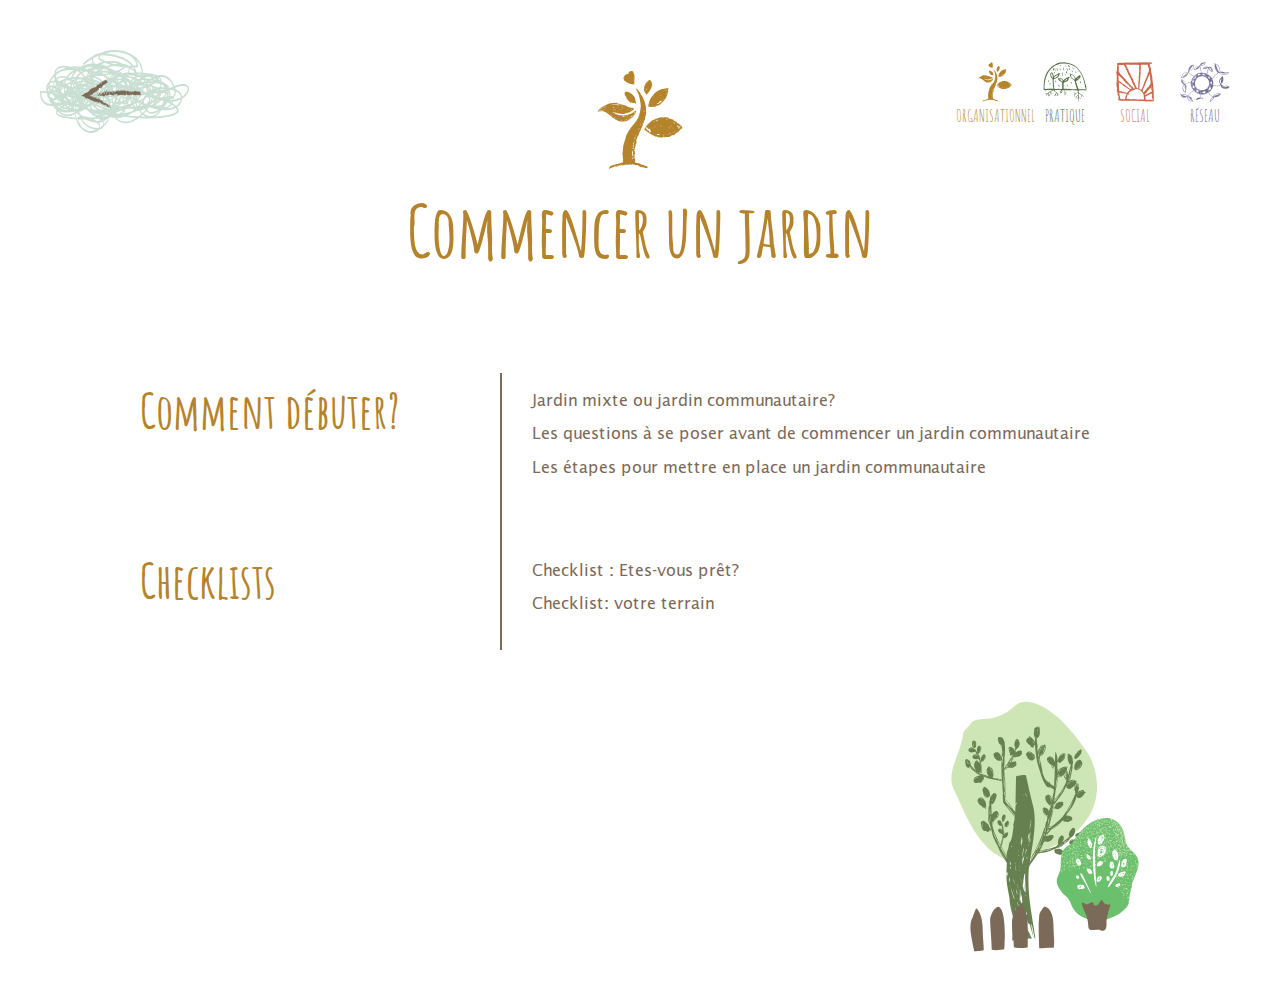
<file: organistionnel-res.html>
<!DOCTYPE html>
<!--
	NOTES:
	1. All tokens are represented by '$' sign in the template.
	2. You can write your code only wherever mentioned.
	3. All occurrences of existing tokens will be replaced by their appropriate values.
	4. Blank lines will be removed automatically.
	5. Remove unnecessary comments before creating your template.
-->
<html>
<head>
	<meta charset="UTF-8">
	<meta name="authoring-tool" content="Adobe_Animate_CC">
	<meta charset="UTF-8" name="viewport" content="width=device-width,initial-scale=1"/>
    <title>Organistionnel</title>
    <link rel="shortcut icon" href="../img/favicon.ico" type="image/x-icon"/>

	<link rel="stylesheet" href="https://unpkg.com/swiper/swiper-bundle.min.css" />
    <link rel="stylesheet" href="css/style.css" type="text/css" media="all"/>
	
<!-- write your code here -->
</head>
<body >

	<!-- <header class="custom-header">
		<div class="container">
			<div class="head-wrap">
				<div class="logo">
					<a href="index.html">
						<img src="img/main/logo.svg" alt="">
					</a>
				</div>

				<nav>
					<a href="#" class="mobile-button"><span class="line"></span></a>
					<ul>
						<a href="#" class="close-menu"><img src="img/form/close.svg" alt=""></a>
						<li><a href="index.html">home</a></li>
						<li><a href="carte.html">carte</a></li>
						<li><a href="jardins.html">jardins</a></li>
						<li><a class="active" href="ressources.html">ressourses</a></li>
						<li><a href="recherche.html">recherche participative</a></li>
						<li><a href="reseau.html">reseau de semenches</a></li>
						<li><a href="agenda.html">agenda</a></li>
						<li><a href="contact.html">contact</a></li>
					</ul>
				</nav>

				<div class="langs">
					<ul>
						<li class="current-lang">FR</li>
						<li>EN</li>
						<li>DE</li>
					</ul>
				</div>
			</div>


		</div>
	</header> -->

	<section class="section-more-jardin resources-single organistionnel-res">
		<div class="container">
			<div class="buttons-wrap">
				<a href="ressources.html" class="back-link">
					<img src="img/back.svg" alt="">
				</a>
				<div class="wrap-links">
					<a class='organistionnel-link' href="organistionnel-res.html">
						<div class="img-wrap">
							<img src="img/resources/ORGANISATIONNEL.svg" alt="">
						</div>
						<div class="link-text">
							ORGANISATIONNEL
						</div>
					</a>
					<a class='pratique-link' href="pratique-res.html">
						<div class="img-wrap">
							<img src="img/resources/PRATIQUE.svg" alt="">
						</div>
						<div class="link-text">
							PRATIQUE
						</div>
					</a>
					<a class='social-link' href="social-res.html">
						<div class="img-wrap">
							<img src="img/resources/SOCIAL.svg" alt="">
						</div>
						<div class="link-text">
							SOCIAL
						</div>
					</a>
					<a class='resau-link' href="reseau-res.html">
						<div class="img-wrap">
							<img src="img/resources/RРSEAU.svg" alt="">
						</div>
						<div class="link-text">
							RÉSEAU
						</div>
					</a>
				</div>
			</div>

			<div class="resources-info">
				<div class="content-container">
					<div class="jardin-title brown-color">
						<img src="img/resources/ORGANISATIONNEL.svg" alt="">
						<h1 class="s-title brown-text">
							Commencer un jardin
						</h1>
					</div>
					<div class="resources-info__comment resources-info__comment--first">
						<div class="comment-label brown-text">Comment débuter?</div>
						<div class="comment-link">
							<p><a href="#" target="_blank">
								Jardin mixte ou jardin communautaire?
							</a></p>
							<p><a href="#" target="_blank">
								Les questions à se poser avant de commencer un jardin communautaire
							</a></p>
							<p><a href="#" target="_blank">
								Les étapes pour mettre en place un jardin communautaire
							</a></p>
						</div>
					</div>
					<div class="resources-info__comment">
						<div class="comment-label brown-text">Checklists</div>
						<div class="comment-link">
							<p><a href="#" target="_blank">Checklist : Etes-vous prêt?</a></p>
							<p><a href="#" target="_blank">Checklist: votre terrain</a></p>
						</div>
					</div>
					<div class="resources-info__img">
						<img src="img/resources/ORGANISATIONNEL IMG.svg" alt="">
					</div>

				</div>
			</div>
		</div>
	</section>

	<!-- <footer>
		<div class="container">
			<div class="foot-wrap">
				<div class="foot-wrap__left">
					<a href="#" target="_blank">CONDITIONS GENERALES/RGPD</a>
				</div>
				<div class="foot-wrap__right">
					<a class='grenge-link' href="#" target="_blank">
						<img src="img/foot/grenge.svg" alt="">
						SITE WEB ÉCO-RESPONSABLE  2021
					</a>
					<a class='moloko-link' href="#"  target="_blank">
						<img src="img/foot/moloko.svg" alt="">
					</a>
				</div>
			</div>
		</div>
	</footer> -->

<script src='js/jquery.min.js'></script>
<script src="https://unpkg.com/swiper/swiper-bundle.min.js"></script>
<script src='js/common.js'></script> 
<script src='js/popup.js'></script> 
<script src='js/slider.js'></script> 

</body>
</html>
</file>
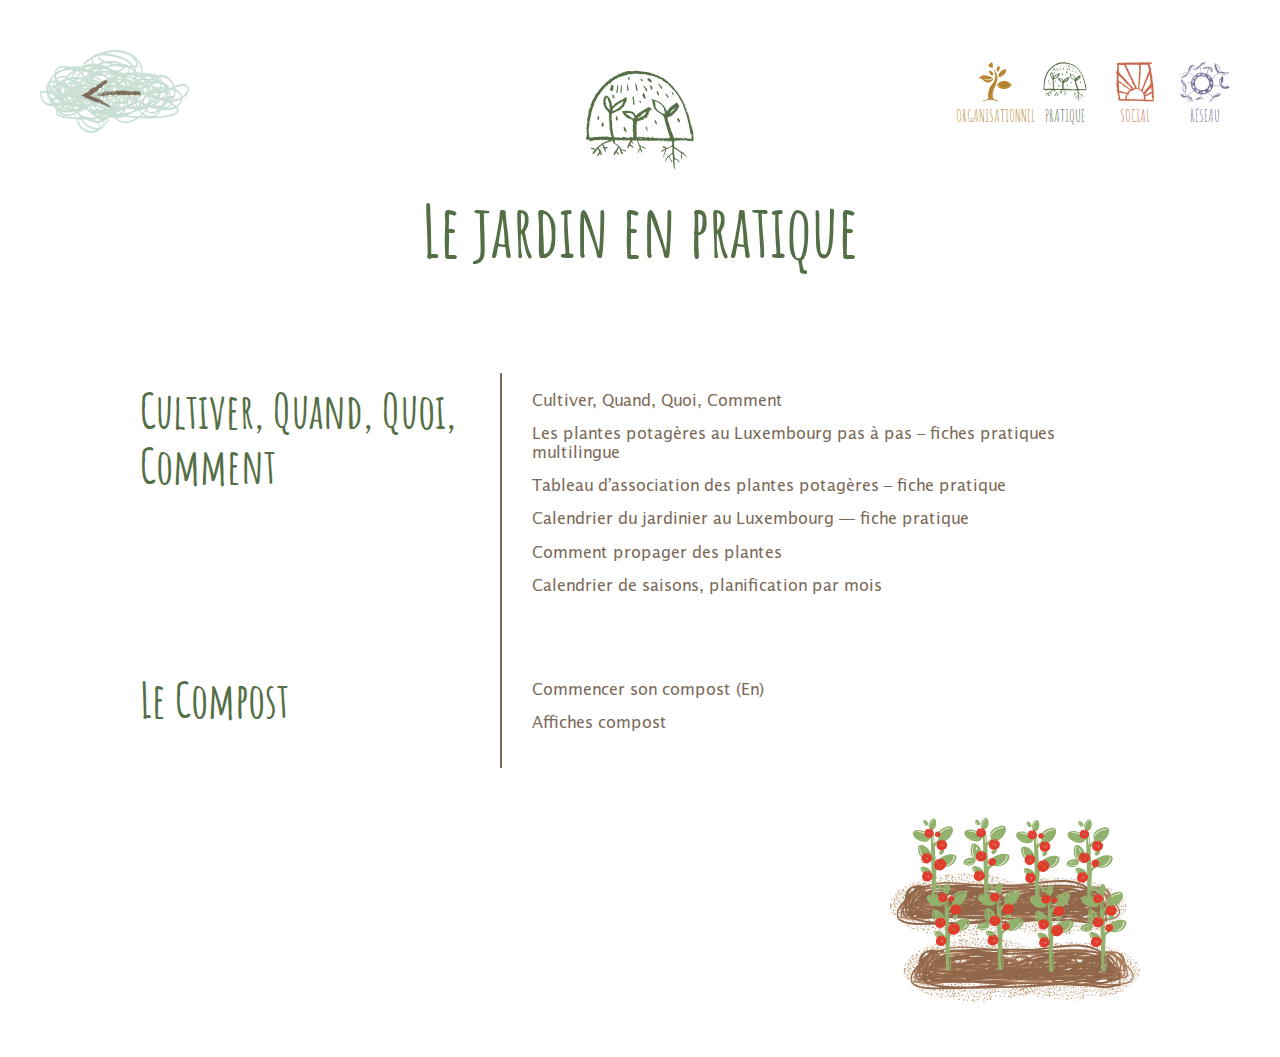
<file: pratique-res.html>
<!DOCTYPE html>
<!--
	NOTES:
	1. All tokens are represented by '$' sign in the template.
	2. You can write your code only wherever mentioned.
	3. All occurrences of existing tokens will be replaced by their appropriate values.
	4. Blank lines will be removed automatically.
	5. Remove unnecessary comments before creating your template.
-->
<html>
<head>
	<meta charset="UTF-8">
	<meta name="authoring-tool" content="Adobe_Animate_CC">
	<meta charset="UTF-8" name="viewport" content="width=device-width,initial-scale=1"/>
    <title>Pratique</title>
    <link rel="shortcut icon" href="../img/favicon.ico" type="image/x-icon"/>

	<link rel="stylesheet" href="https://unpkg.com/swiper/swiper-bundle.min.css" />
    <link rel="stylesheet" href="css/style.css" type="text/css" media="all"/>
	
<!-- write your code here -->
</head>
<body >

	<!-- <header class="custom-header">
		<div class="container">
			<div class="head-wrap">
				<div class="logo">
					<a href="index.html">
						<img src="img/main/logo.svg" alt="">
					</a>
				</div>

				<nav>
					<a href="#" class="mobile-button"><span class="line"></span></a>
					<ul>
						<a href="#" class="close-menu"><img src="img/form/close.svg" alt=""></a>
						<li><a href="index.html">home</a></li>
						<li><a href="carte.html">carte</a></li>
						<li><a href="jardins.html">jardins</a></li>
						<li><a class="active" href="ressources.html">ressourses</a></li>
						<li><a href="recherche.html">recherche participative</a></li>
						<li><a href="reseau.html">reseau de semenches</a></li>
						<li><a href="agenda.html">agenda</a></li>
						<li><a href="contact.html">contact</a></li>
					</ul>
				</nav>

				<div class="langs">
					<ul>
						<li class="current-lang">FR</li>
						<li>EN</li>
						<li>DE</li>
					</ul>
				</div>
			</div>


		</div>
	</header> -->

	<section class="section-more-jardin resources-single pratique-res">
		<div class="container">
			<div class="buttons-wrap">
				<a href="ressources.html" class="back-link">
					<img src="img/back.svg" alt="">
				</a>
				<div class="wrap-links">
					<a class='organistionnel-link' href="organistionnel-res.html">
						<div class="img-wrap">
							<img src="img/resources/ORGANISATIONNEL.svg" alt="">
						</div>
						<div class="link-text">
							ORGANISATIONNEL
						</div>
					</a>
					<a class='pratique-link' href="pratique-res.html">
						<div class="img-wrap">
							<img src="img/resources/PRATIQUE.svg" alt="">
						</div>
						<div class="link-text">
							PRATIQUE
						</div>
					</a>
					<a class='social-link' href="social-res.html">
						<div class="img-wrap">
							<img src="img/resources/SOCIAL.svg" alt="">
						</div>
						<div class="link-text">
							SOCIAL
						</div>
					</a>
					<a class='resau-link' href="reseau-res.html">
						<div class="img-wrap">
							<img src="img/resources/RРSEAU.svg" alt="">
						</div>
						<div class="link-text">
							RÉSEAU
						</div>
					</a>
				</div>
			</div>

			<div class="resources-info">
				<div class="content-container">
					<div class="jardin-title brown-color">
						<img src="img/resources/PRATIQUE.svg" alt="">
						<h1 class="s-title green-text">
							Le jardin en pratique
						</h1>
					</div>
					<div class="resources-info__comment resources-info__comment--first">
						<div class="comment-label green-text">Cultiver, Quand, Quoi,
							Comment</div>
						<div class="comment-link">
							<p>
								<a href="#" target="_blank">
							Cultiver, Quand, Quoi, Comment
								</a>
							</p>
							<p>
								<a href="#" target="_blank">
	Les plantes potagères au Luxembourg pas à pas  – fiches pratiques multilingue
								</a>
							</p>
							<p>
								<a href="#" target="_blank">
	Tableau d’association des plantes potagères – fiche pratique
								</a>
							</p>
							<p>
								<a href="#">
	Calendrier du jardinier au Luxembourg — fiche pratique
								</a>
							</p>
							<p>
								<a href="#">
	Comment propager des plantes
								</a>
							</p>
							<p>
								<a href="#">
									Calendrier de saisons, planification par mois
								</a>
							</p>
						</div>
					</div>
					<div class="resources-info__comment">
						<div class="comment-label green-text">Le Compost</div>
						<div class="comment-link">
							<p><a href="#" target="_blank">Commencer son compost (En)</a></p>
							<p><a href="#" target="_blank">Affiches compost</a></p>
						</div>
					</div>
					<div class="resources-info__img">
						<img src="img/resources/PRATIQUE IMG.svg" alt="">
					</div>

				</div>
			</div>
		</div>
	</section>

	<!-- <footer>
		<div class="container">
			<div class="foot-wrap">
				<div class="foot-wrap__left">
					<a href="#" target="_blank">CONDITIONS GENERALES/RGPD</a>
				</div>
				<div class="foot-wrap__right">
					<a class='grenge-link' href="#" target="_blank">
						<img src="img/foot/grenge.svg" alt="">
						SITE WEB ÉCO-RESPONSABLE  2021
					</a>
					<a class='moloko-link' href="#"  target="_blank">
						<img src="img/foot/moloko.svg" alt="">
					</a>
				</div>
			</div>
		</div>
	</footer> -->

<script src='js/jquery.min.js'></script>
<script src="https://unpkg.com/swiper/swiper-bundle.min.js"></script>
<script src='js/common.js'></script> 
<script src='js/popup.js'></script> 
<script src='js/slider.js'></script> 

</body>
</html>
</file>
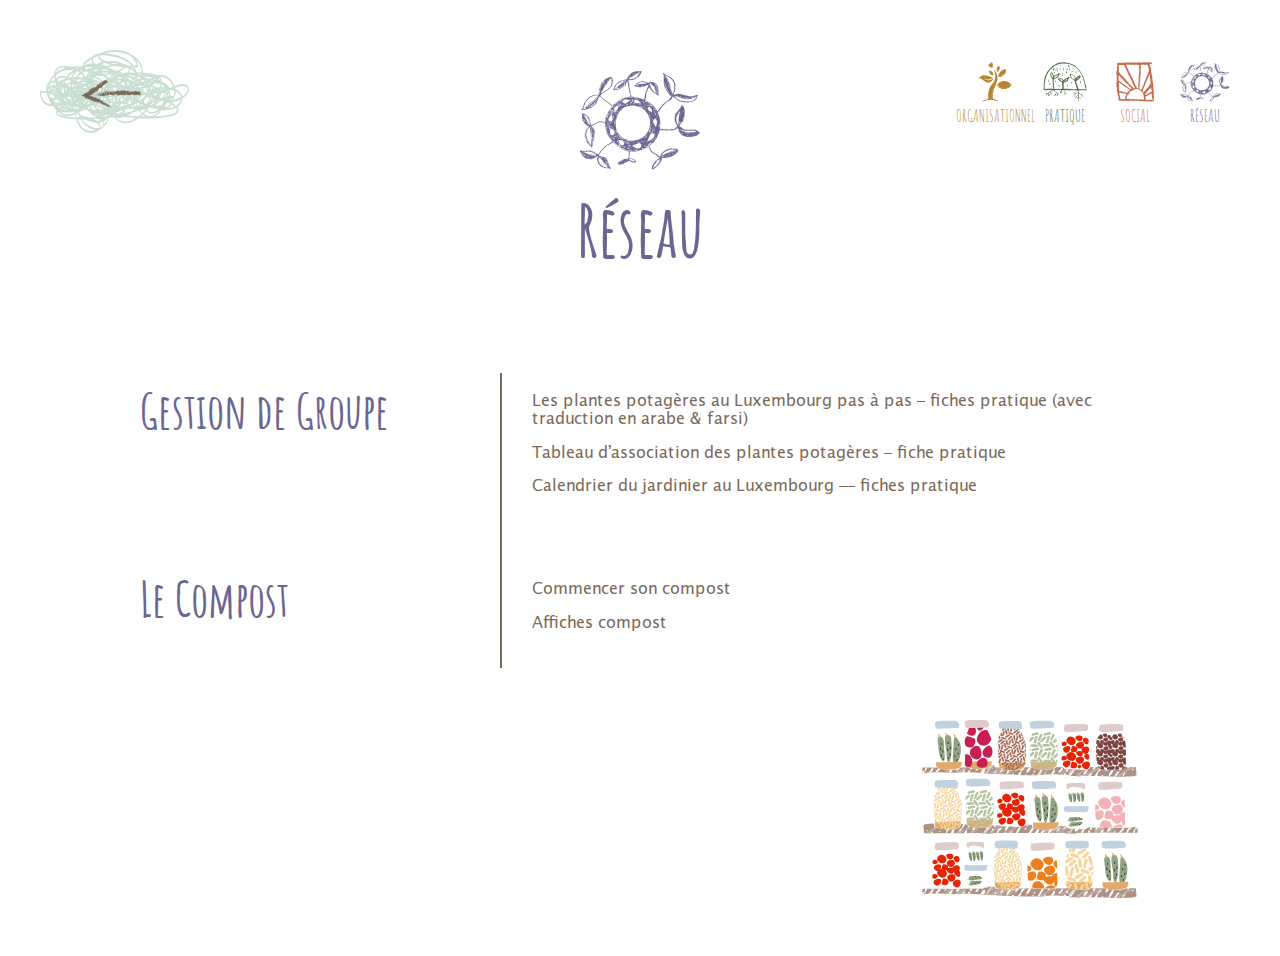
<file: reseau-res.html>
<!DOCTYPE html>
<!--
	NOTES:
	1. All tokens are represented by '$' sign in the template.
	2. You can write your code only wherever mentioned.
	3. All occurrences of existing tokens will be replaced by their appropriate values.
	4. Blank lines will be removed automatically.
	5. Remove unnecessary comments before creating your template.
-->
<html>
<head>
	<meta charset="UTF-8">
	<meta name="authoring-tool" content="Adobe_Animate_CC">
	<meta charset="UTF-8" name="viewport" content="width=device-width,initial-scale=1"/>
    <title>Social</title>
    <link rel="shortcut icon" href="../img/favicon.ico" type="image/x-icon"/>

	<link rel="stylesheet" href="https://unpkg.com/swiper/swiper-bundle.min.css" />
    <link rel="stylesheet" href="css/style.css" type="text/css" media="all"/>
	
<!-- write your code here -->
</head>
<body >

	<!-- <header class="custom-header">
		<div class="container">
			<div class="head-wrap">
				<div class="logo">
					<a href="index.html">
						<img src="img/main/logo.svg" alt="">
					</a>
				</div>

				<nav>
					<a href="#" class="mobile-button"><span class="line"></span></a>
					<ul>
						<a href="#" class="close-menu"><img src="img/form/close.svg" alt=""></a>
						<li><a href="index.html">home</a></li>
						<li><a href="carte.html">carte</a></li>
						<li><a href="jardins.html">jardins</a></li>
						<li><a class="active" href="ressources.html">ressourses</a></li>
						<li><a href="recherche.html">recherche participative</a></li>
						<li><a href="reseau.html">reseau de semenches</a></li>
						<li><a href="agenda.html">agenda</a></li>
						<li><a href="contact.html">contact</a></li>
					</ul>
				</nav>

				<div class="langs">
					<ul>
						<li class="current-lang">FR</li>
						<li>EN</li>
						<li>DE</li>
					</ul>
				</div>
			</div>


		</div>
	</header> -->

	<section class="section-more-jardin resources-single reseau-res">
		<div class="container">
			<div class="buttons-wrap">
				<a href="ressources.html" class="back-link">
					<img src="img/back.svg" alt="">
				</a>
				<div class="wrap-links">
					<a class='organistionnel-link' href="organistionnel-res.html">
						<div class="img-wrap">
							<img src="img/resources/ORGANISATIONNEL.svg" alt="">
						</div>
						<div class="link-text">
							ORGANISATIONNEL
						</div>
					</a>
					<a class='pratique-link' href="pratique-res.html">
						<div class="img-wrap">
							<img src="img/resources/PRATIQUE.svg" alt="">
						</div>
						<div class="link-text">
							PRATIQUE
						</div>
					</a>
					<a class='social-link' href="social-res.html">
						<div class="img-wrap">
							<img src="img/resources/SOCIAL.svg" alt="">
						</div>
						<div class="link-text">
							SOCIAL
						</div>
					</a>
					<a class='resau-link' href="reseau-res.html">
						<div class="img-wrap">
							<img src="img/resources/RРSEAU.svg" alt="">
						</div>
						<div class="link-text">
							RÉSEAU
						</div>
					</a>
				</div>
			</div>

			<div class="resources-info">
				<div class="content-container">
					<div class="jardin-title violet-color">
						<img src="img/resources/RРSEAU.svg" alt="">
						<h1 class="s-title violet-text">
							Réseau
						</h1>
					</div>
					<div class="resources-info__comment resources-info__comment--first">
						<div class="comment-label violet-text">Gestion de Groupe</div>
						<div class="comment-link">
							<p>
								<a href="#" target="_blank">
									Les plantes potagères au Luxembourg pas à pas  – fiches pratique (avec traduction en arabe & farsi)
								</a>
							</p>
							<p>
								<a href="#" target="_blank">Tableau d’association des plantes potagères – fiche pratique</a>
							</p>
							<p>
								<a href="#" target="_blank">
									Calendrier du jardinier au Luxembourg — fiches pratique
								</a>
							</p>
						</div>
					</div>
					<div class="resources-info__comment">
						<div class="comment-label violet-text">Le Compost</div>
						<div class="comment-link">
							<p><a href="#" target="_blank">Commencer son compost</a></p>
							<p><a href="#" target="_blank">Affiches compost</a></p>
						</div>
					</div>
					<div class="resources-info__img">
						<img src="img/resources/RРSEAU IMG.svg" alt="">
					</div>
					
				</div>
			</div>
		</div>
	</section>


	<!-- <footer>
		<div class="container">
			<div class="foot-wrap">
				<div class="foot-wrap__left">
					<a href="#" target="_blank">CONDITIONS GENERALES/RGPD</a>
				</div>
				<div class="foot-wrap__right">
					<a class='grenge-link' href="#" target="_blank">
						<img src="img/foot/grenge.svg" alt="">
						SITE WEB ÉCO-RESPONSABLE  2021
					</a>
					<a class='moloko-link' href="#"  target="_blank">
						<img src="img/foot/moloko.svg" alt="">
					</a>
				</div>
			</div>
		</div>
	</footer> -->

<script src='js/jquery.min.js'></script>
<script src="https://unpkg.com/swiper/swiper-bundle.min.js"></script>
<script src='js/common.js'></script> 
<script src='js/popup.js'></script> 
<script src='js/slider.js'></script> 

</body>
</html>
</file>
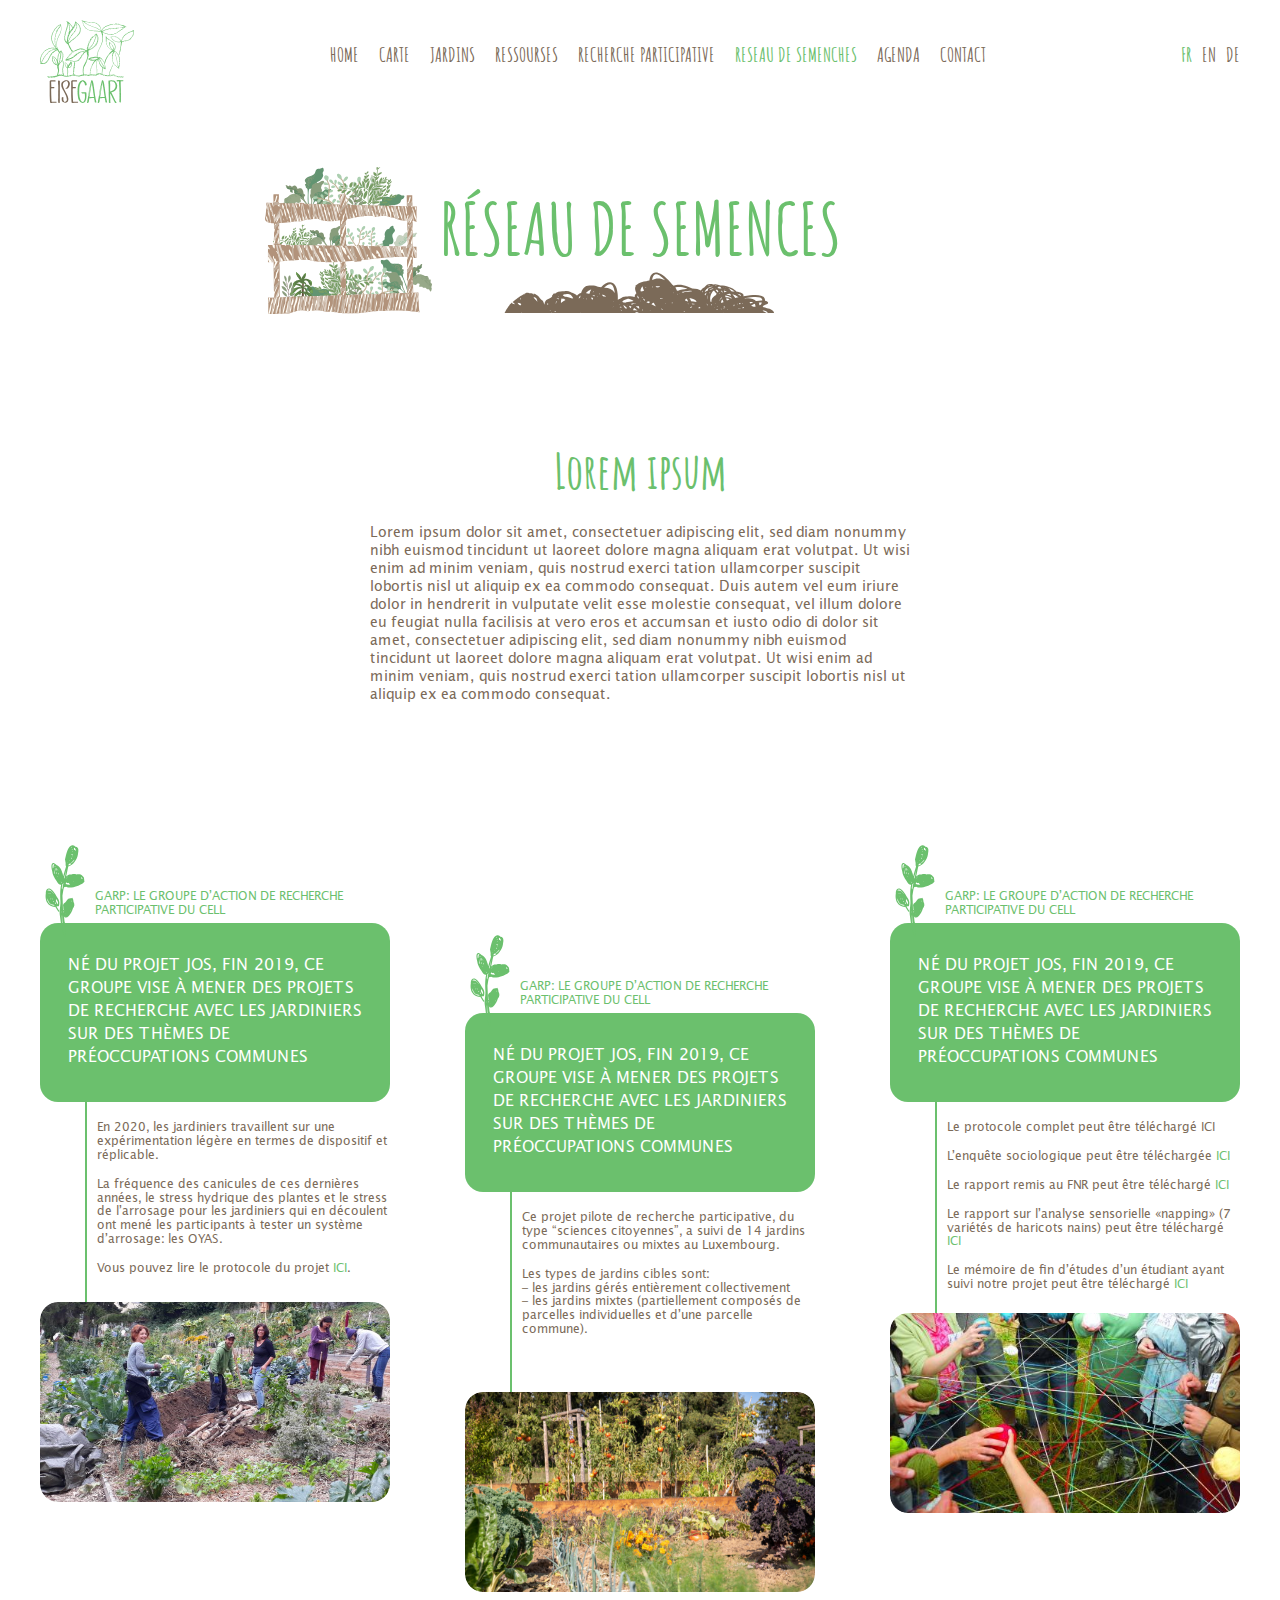
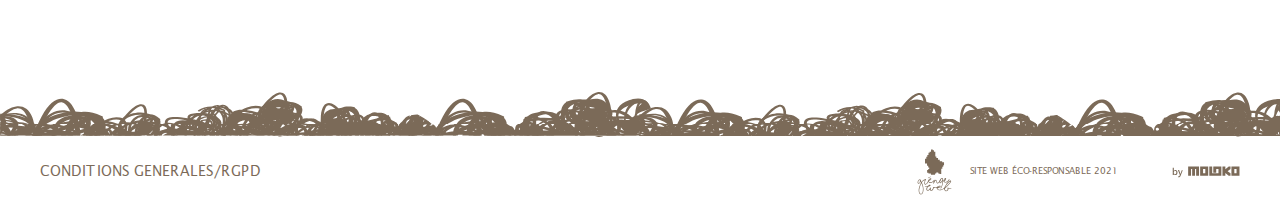
<file: reseau.html>
<!DOCTYPE html>
<!--
	NOTES:
	1. All tokens are represented by '$' sign in the template.
	2. You can write your code only wherever mentioned.
	3. All occurrences of existing tokens will be replaced by their appropriate values.
	4. Blank lines will be removed automatically.
	5. Remove unnecessary comments before creating your template.
-->
<html>
<head>
	<meta charset="UTF-8">
	<meta name="authoring-tool" content="Adobe_Animate_CC">
	<meta charset="UTF-8" name="viewport" content="width=device-width,initial-scale=1"/>
    <title>reseau</title>
    <link rel="shortcut icon" href="../img/favicon.ico" type="image/x-icon"/>

	<link rel="stylesheet" href="https://unpkg.com/swiper/swiper-bundle.min.css" />
    <link rel="stylesheet" href="css/style.css" type="text/css" media="all"/>
	
<!-- write your code here -->
</head>
<body >

	<header class="custom-header">
		<div class="container">
			<div class="head-wrap">
				<div class="logo">
					<a href="index.html">
						<img src="img/main/logo.svg" alt="">
					</a>
				</div>

				<nav>
					<a href="#" class="mobile-button"><span class="line"></span></a>
					<ul>
						<a href="#" class="close-menu"><img src="img/form/close.svg" alt=""></a>
						<li><a href="index.html">home</a></li>
						<li><a href="carte.html">carte</a></li>
						<li><a href="jardins.html">jardins</a></li>
						<li><a href="ressources.html">ressourses</a></li>
						<li><a href="recherche.html">recherche participative</a></li>
						<li><a class="active" href="reseau.html">reseau de semenches</a></li>
						<li><a href="agenda.html">agenda</a></li>
						<li><a href="contact.html">contact</a></li>
					</ul>
				</nav>

				<div class="langs">
					<ul>
						<li class="current-lang">FR</li>
						<li>EN</li>
						<li>DE</li>
					</ul>
				</div>
			</div>


		</div>
	</header>

	<section class="reseau-page">
		<div class="container">
			<div class="jardin-title">
				<h1 class="s-title">
					<img src="img/reseau/reseau IMG.svg" alt="res">
					RÉSEAU DE SEMENCES
				</h1>
				<img src="img/jardin/under-title.svg" alt="">
			</div>
		</div>
	</section>

	<section class="section-reseau-text">
		<div class="container">
			<h3 class="s-title">
				Lorem ipsum
			</h3>

			<p>
				Lorem ipsum dolor sit amet, consectetuer adipiscing elit, sed diam nonummy nibh euismod tincidunt ut laoreet dolore magna aliquam erat volutpat. Ut wisi enim ad minim veniam, quis nostrud exerci tation ullamcorper suscipit lobortis nisl ut aliquip ex ea commodo consequat. Duis autem vel eum iriure dolor in hendrerit in vulputate velit esse molestie consequat, vel illum dolore eu feugiat nulla facilisis at vero eros et accumsan et iusto odio di dolor sit amet, consectetuer adipiscing elit, sed diam nonummy nibh euismod tincidunt ut laoreet dolore magna aliquam erat volutpat. Ut wisi enim ad minim veniam, quis nostrud exerci tation ullamcorper suscipit lobortis nisl ut aliquip ex ea commodo consequat.
			</p>
		</div>
	</section>

	<section class="section-study">
		<div class="container">
			<div class="study-wrap">
				<div class="study-col">
					<div class="study-col__head">
						<img src="img/reseau/tree reseau.svg" alt="">
						<p class='green-note'>GARP: LE GROUPE D’ACTION DE RECHERCHE PARTICIPATIVE DU CELL</p>
					</div>
					<div class="study-col__green-block">
						NÉ DU PROJET JOS, FIN 2019, CE GROUPE VISE À MENER DES PROJETS DE RECHERCHE AVEC LES JARDINIERS SUR DES THÈMES DE PRÉOCCUPATIONS COMMUNES
					</div>
					<div class="study-col__text">
						<p>En 2020, les jardiniers travaillent sur une expérimentation légère en termes de dispositif et réplicable.</p>
						<p>La fréquence des canicules de ces dernières années, le stress hydrique des plantes et le stress de l’arrosage pour les jardiniers qui en découlent ont mené les participants à tester un système d’arrosage: les OYAS.</p>
						<p>Vous pouvez lire le protocole du projet <a href="#" target="_blank">ICI</a>.</p>
					</div>
					<div class="study-col__img">
						<img src="img/recherche/1.png" alt="1">
					</div>
				</div>

				<div class="study-col">
					<div class="study-col__head">
						<img src="img/reseau/tree reseau.svg" alt="">
						<p class='green-note'>GARP: LE GROUPE D’ACTION DE RECHERCHE PARTICIPATIVE DU CELL</p>
					</div>
					<div class="study-col__green-block">
						NÉ DU PROJET JOS, FIN 2019, CE GROUPE VISE À MENER DES PROJETS DE RECHERCHE AVEC LES JARDINIERS SUR DES THÈMES DE PRÉOCCUPATIONS COMMUNES
					</div>
					<div class="study-col__text">
						<p>Ce projet pilote de recherche participative, du type “sciences citoyennes”, a suivi de 14 jardins communautaires ou mixtes au Luxembourg.</p>
						<p>	Les types de jardins cibles sont:<br>
							– les jardins gérés entièrement collectivement<br>
							– les jardins mixtes (partiellement composés de parcelles individuelles et d’une parcelle commune).
						</p>
					</div>
					<div class="study-col__img">
						<img src="img/recherche/2.png" alt="1">
					</div>
				</div>

				<div class="study-col">
					<div class="study-col__head">
						<img src="img/reseau/tree reseau.svg" alt="">
						<p class='green-note'>GARP: LE GROUPE D’ACTION DE RECHERCHE PARTICIPATIVE DU CELL</p>
					</div>
					<div class="study-col__green-block">
						NÉ DU PROJET JOS, FIN 2019, CE GROUPE VISE À MENER DES PROJETS DE RECHERCHE AVEC LES JARDINIERS SUR DES THÈMES DE PRÉOCCUPATIONS COMMUNES
					</div>
					<div class="study-col__text">
						<p>Le protocole complet peut être téléchargé ICI</p>

						<p>L’enquête sociologique peut être téléchargée <a href="#" target="_blank">ICI</a></p>

						<p>Le rapport remis au FNR peut être téléchargé <a href="#" target="_blank">ICI</a></p>

						<p>Le rapport sur l’analyse sensorielle «napping» (7 variétés de haricots nains) peut être téléchargé <a href="#" target="_blank">ICI</a></p>

						<p>Le mémoire de fin d’études d’un étudiant ayant suivi notre projet peut être téléchargé <a href="#" target="_blank">ICI</a></p>
					</div>
					<div class="study-col__img">
						<img src="img/recherche/3.png" alt="1">
					</div>
				</div>
			</div>
		</div>
	</section>

	<footer>
		<div class="container">
			<div class="foot-wrap">
				<div class="foot-wrap__left">
					<a href="#" target="_blank">CONDITIONS GENERALES/RGPD</a>
				</div>
				<div class="foot-wrap__right">
					<a class='grenge-link' href="#" target="_blank">
						<img src="img/foot/grenge.svg" alt="">
						SITE WEB ÉCO-RESPONSABLE  2021
					</a>
					<a class='moloko-link' href="#"  target="_blank">
						<img src="img/foot/moloko.svg" alt="">
					</a>
				</div>
			</div>
		</div>
	</footer>

<script src='js/jquery.min.js'></script>
<script src="https://unpkg.com/swiper/swiper-bundle.min.js"></script>
<script src='js/common.js'></script> 
<script src='js/popup.js'></script> 
<script src='js/slider.js'></script> 

</body>
</html>
</file>
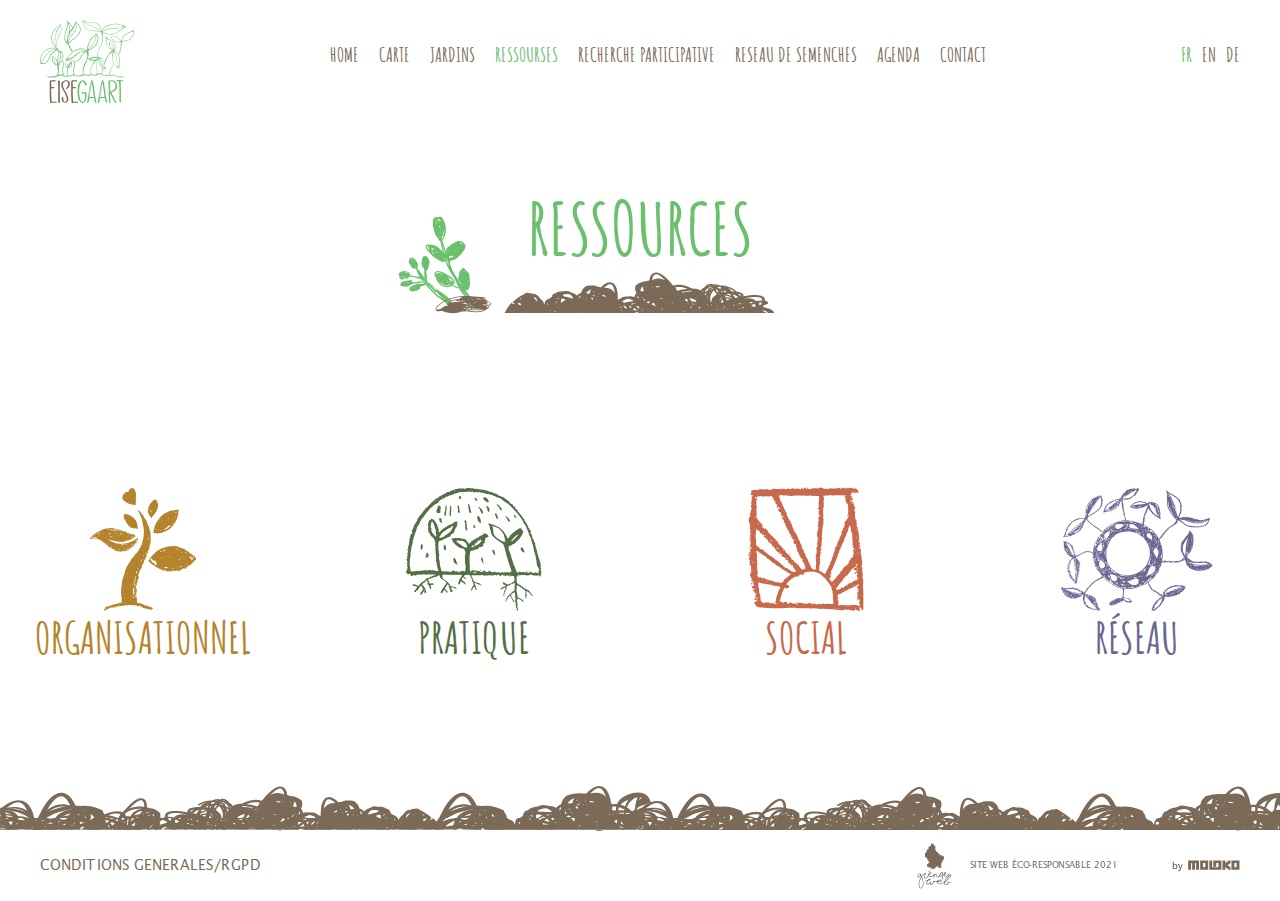
<file: ressources.html>
<!DOCTYPE html>
<!--
	NOTES:
	1. All tokens are represented by '$' sign in the template.
	2. You can write your code only wherever mentioned.
	3. All occurrences of existing tokens will be replaced by their appropriate values.
	4. Blank lines will be removed automatically.
	5. Remove unnecessary comments before creating your template.
-->
<html>
<head>
	<meta charset="UTF-8">
	<meta name="authoring-tool" content="Adobe_Animate_CC">
	<meta charset="UTF-8" name="viewport" content="width=device-width,initial-scale=1"/>
    <title>Resources</title>
    <link rel="shortcut icon" href="../img/favicon.ico" type="image/x-icon"/>

	<link rel="stylesheet" href="https://unpkg.com/swiper/swiper-bundle.min.css" />
    <link rel="stylesheet" href="css/style.css" type="text/css" media="all"/>
	
<!-- write your code here -->
</head>
<body >

	<header class="custom-header">
		<div class="container">
			<div class="head-wrap">
				<div class="logo">
					<a href="index.html">
						<img src="img/main/logo.svg" alt="">
					</a>
				</div>

				<nav>
					<a href="#" class="mobile-button"><span class="line"></span></a>
					<ul>
						<a href="#" class="close-menu"><img src="img/form/close.svg" alt=""></a>
						<li><a href="index.html">home</a></li>
						<li><a href="carte.html">carte</a></li>
						<li><a href="jardins.html">jardins</a></li>
						<li><a class="active" href="ressources.html">ressourses</a></li>
						<li><a href="recherche.html">recherche participative</a></li>
						<li><a href="reseau.html">reseau de semenches</a></li>
						<li><a href="agenda.html">agenda</a></li>
						<li><a href="contact.html">contact</a></li>
					</ul>
				</nav>

				<div class="langs">
					<ul>
						<li class="current-lang">FR</li>
						<li>EN</li>
						<li>DE</li>
					</ul>
				</div>
			</div>


		</div>
	</header>

	<div class="wrapper-height">
		<section class=" resources-page">
			<div class="container">

				<div class="resources-info">
					<div class="content-container">
						<div class="jardin-title">
							<h1 class="s-title">
								<img src="img/resources/ressources.svg" alt="res">
								RESSOURCES
							</h1>
							<img src="img/jardin/under-title.svg" alt="">
						</div>
				
					</div>
				</div>
			</div>
		</section>

		<section class="section-links">
			<div class="container">
				<div class="wrap-links">
					<a class='organistionnel-link' href="organistionnel-res.html">
						<div class="img-wrap">
							<img src="img/resources/ORGANISATIONNEL.svg" alt="">
						</div>
						<div class="link-text">
							ORGANISATIONNEL
						</div>
					</a>
					<a class='pratique-link' href="pratique-res.html">
						<div class="img-wrap">
							<img src="img/resources/PRATIQUE.svg" alt="">
						</div>
						<div class="link-text">
							PRATIQUE
						</div>
					</a>
					<a class='social-link' href="social-res.html">
						<div class="img-wrap">
							<img src="img/resources/SOCIAL.svg" alt="">
						</div>
						<div class="link-text">
							SOCIAL
						</div>
					</a>
					<a class='resau-link' href="reseau-res.html">
						<div class="img-wrap">
							<img src="img/resources/RРSEAU.svg" alt="">
						</div>
						<div class="link-text">
							RÉSEAU
						</div>
					</a>
				</div>
			</div>
		</section>
	</div>

	<footer>
		<div class="container">
			<div class="foot-wrap">
				<div class="foot-wrap__left">
					<a href="#" target="_blank">CONDITIONS GENERALES/RGPD</a>
				</div>
				<div class="foot-wrap__right">
					<a class='grenge-link' href="#" target="_blank">
						<img src="img/foot/grenge.svg" alt="">
						SITE WEB ÉCO-RESPONSABLE  2021
					</a>
					<a class='moloko-link' href="#"  target="_blank">
						<img src="img/foot/moloko.svg" alt="">
					</a>
				</div>
			</div>
		</div>
	</footer>

<script src='js/jquery.min.js'></script>
<script src="https://unpkg.com/swiper/swiper-bundle.min.js"></script>
<script src='js/common.js'></script> 
<script src='js/popup.js'></script> 
<script src='js/slider.js'></script> 

</body>
</html>
</file>
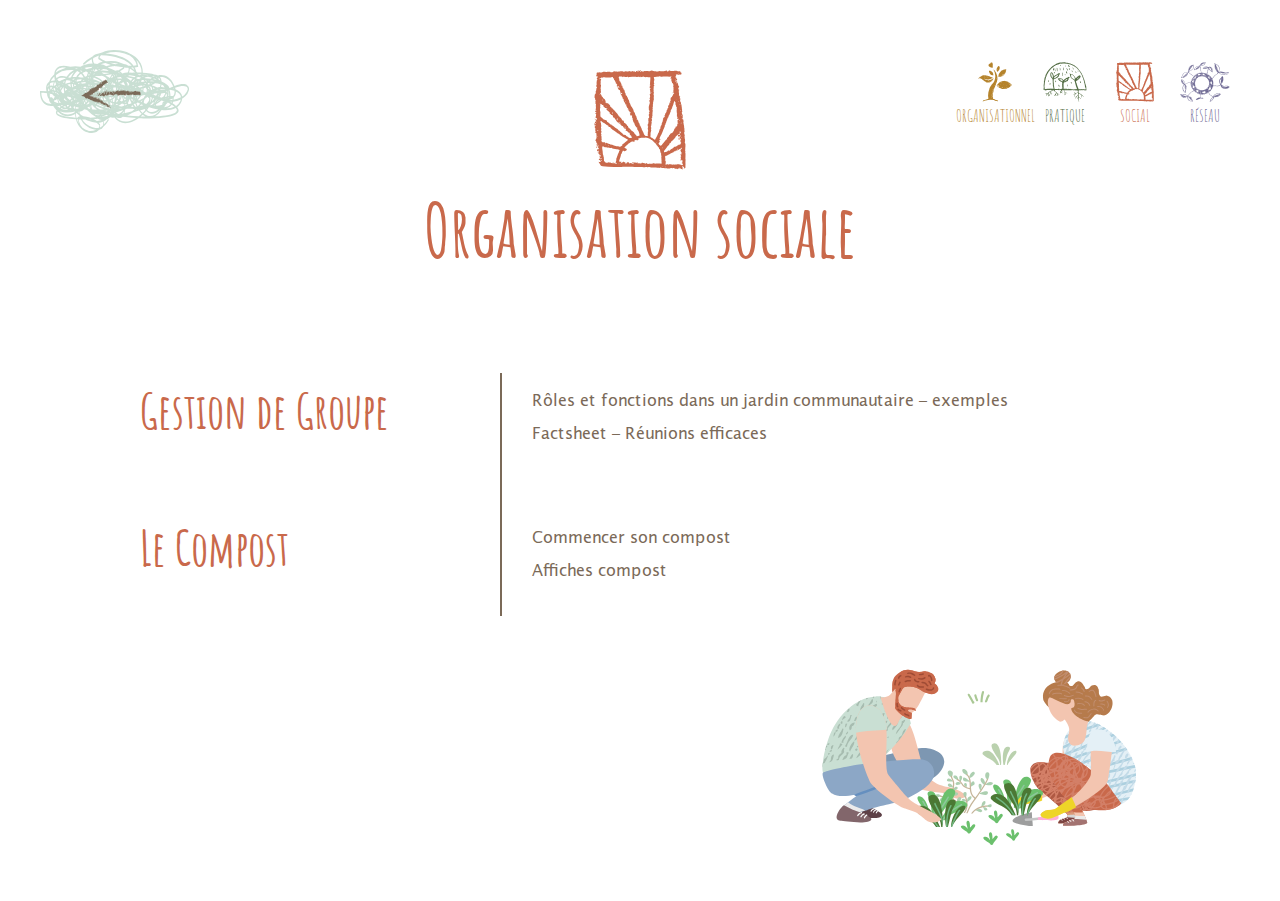
<file: social-res.html>
<!DOCTYPE html>
<!--
	NOTES:
	1. All tokens are represented by '$' sign in the template.
	2. You can write your code only wherever mentioned.
	3. All occurrences of existing tokens will be replaced by their appropriate values.
	4. Blank lines will be removed automatically.
	5. Remove unnecessary comments before creating your template.
-->
<html>
<head>
	<meta charset="UTF-8">
	<meta name="authoring-tool" content="Adobe_Animate_CC">
	<meta charset="UTF-8" name="viewport" content="width=device-width,initial-scale=1"/>
    <title>Social</title>
    <link rel="shortcut icon" href="../img/favicon.ico" type="image/x-icon"/>

	<link rel="stylesheet" href="https://unpkg.com/swiper/swiper-bundle.min.css" />
    <link rel="stylesheet" href="css/style.css" type="text/css" media="all"/>
	
<!-- write your code here -->
</head>
<body >

	<!-- <header class="custom-header">
		<div class="container">
			<div class="head-wrap">
				<div class="logo">
					<a href="index.html">
						<img src="img/main/logo.svg" alt="">
					</a>
				</div>

				<nav>
					<a href="#" class="mobile-button"><span class="line"></span></a>
					<ul>
						<a href="#" class="close-menu"><img src="img/form/close.svg" alt=""></a>
						<li><a href="index.html">home</a></li>
						<li><a href="carte.html">carte</a></li>
						<li><a href="jardins.html">jardins</a></li>
						<li><a class="active" href="ressources.html">ressourses</a></li>
						<li><a href="recherche.html">recherche participative</a></li>
						<li><a href="reseau.html">reseau de semenches</a></li>
						<li><a href="agenda.html">agenda</a></li>
						<li><a href="contact.html">contact</a></li>
					</ul>
				</nav>

				<div class="langs">
					<ul>
						<li class="current-lang">FR</li>
						<li>EN</li>
						<li>DE</li>
					</ul>
				</div>
			</div>


		</div>
	</header> -->

	<section class="section-more-jardin resources-single social-res">
		<div class="container">
			<div class="buttons-wrap">
				<a href="ressources.html" class="back-link">
					<img src="img/back.svg" alt="">
				</a>
				<div class="wrap-links">
					<a class='organistionnel-link' href="organistionnel-res.html">
						<div class="img-wrap">
							<img src="img/resources/ORGANISATIONNEL.svg" alt="">
						</div>
						<div class="link-text">
							ORGANISATIONNEL
						</div>
					</a>
					<a class='pratique-link' href="pratique-res.html">
						<div class="img-wrap">
							<img src="img/resources/PRATIQUE.svg" alt="">
						</div>
						<div class="link-text">
							PRATIQUE
						</div>
					</a>
					<a class='social-link' href="social-res.html">
						<div class="img-wrap">
							<img src="img/resources/SOCIAL.svg" alt="">
						</div>
						<div class="link-text">
							SOCIAL
						</div>
					</a>
					<a class='resau-link' href="reseau-res.html">
						<div class="img-wrap">
							<img src="img/resources/RРSEAU.svg" alt="">
						</div>
						<div class="link-text">
							RÉSEAU
						</div>
					</a>
				</div>
			</div>

			<div class="resources-info">
				<div class="content-container">
					<div class="jardin-title brown-color">
						<img src="img/resources/SOCIAL.svg" alt="">
						<h1 class="s-title orange-text">
							Organisation sociale
						</h1>
					</div>
					<div class="resources-info__comment resources-info__comment--first">
						<div class="comment-label orange-text">Gestion de Groupe</div>
						<div class="comment-link">
							<p>
								<a href="#" target="_blank">
									Rôles et fonctions dans un jardin communautaire – exemples
								</a>
							</p>
							<p>
								<a href="#" target="_blank">
									Factsheet – Réunions efficaces
								</a>
							</p>
						</div>
					</div>
					<div class="resources-info__comment">
						<div class="comment-label orange-text">Le Compost</div>
						<div class="comment-link">
							<p><a href="#" target="_blank">Commencer son compost</a></p>
							<p><a href="#" target="_blank">Affiches compost</a></p>
						</div>
					</div>
					<div class="resources-info__img">
						<img src="img/resources/SOCIAL IMG.svg" alt="">
					</div>
					
				</div>
			</div>
		</div>
	</section>

	<!-- <footer>
		<div class="container">
			<div class="foot-wrap">
				<div class="foot-wrap__left">
					<a href="#" target="_blank">CONDITIONS GENERALES/RGPD</a>
				</div>
				<div class="foot-wrap__right">
					<a class='grenge-link' href="#" target="_blank">
						<img src="img/foot/grenge.svg" alt="">
						SITE WEB ÉCO-RESPONSABLE  2021
					</a>
					<a class='moloko-link' href="#"  target="_blank">
						<img src="img/foot/moloko.svg" alt="">
					</a>
				</div>
			</div>
		</div>
	</footer> -->

<script src='js/jquery.min.js'></script>
<script src="https://unpkg.com/swiper/swiper-bundle.min.js"></script>
<script src='js/common.js'></script> 
<script src='js/popup.js'></script> 
<script src='js/slider.js'></script> 

</body>
</html>
</file>
